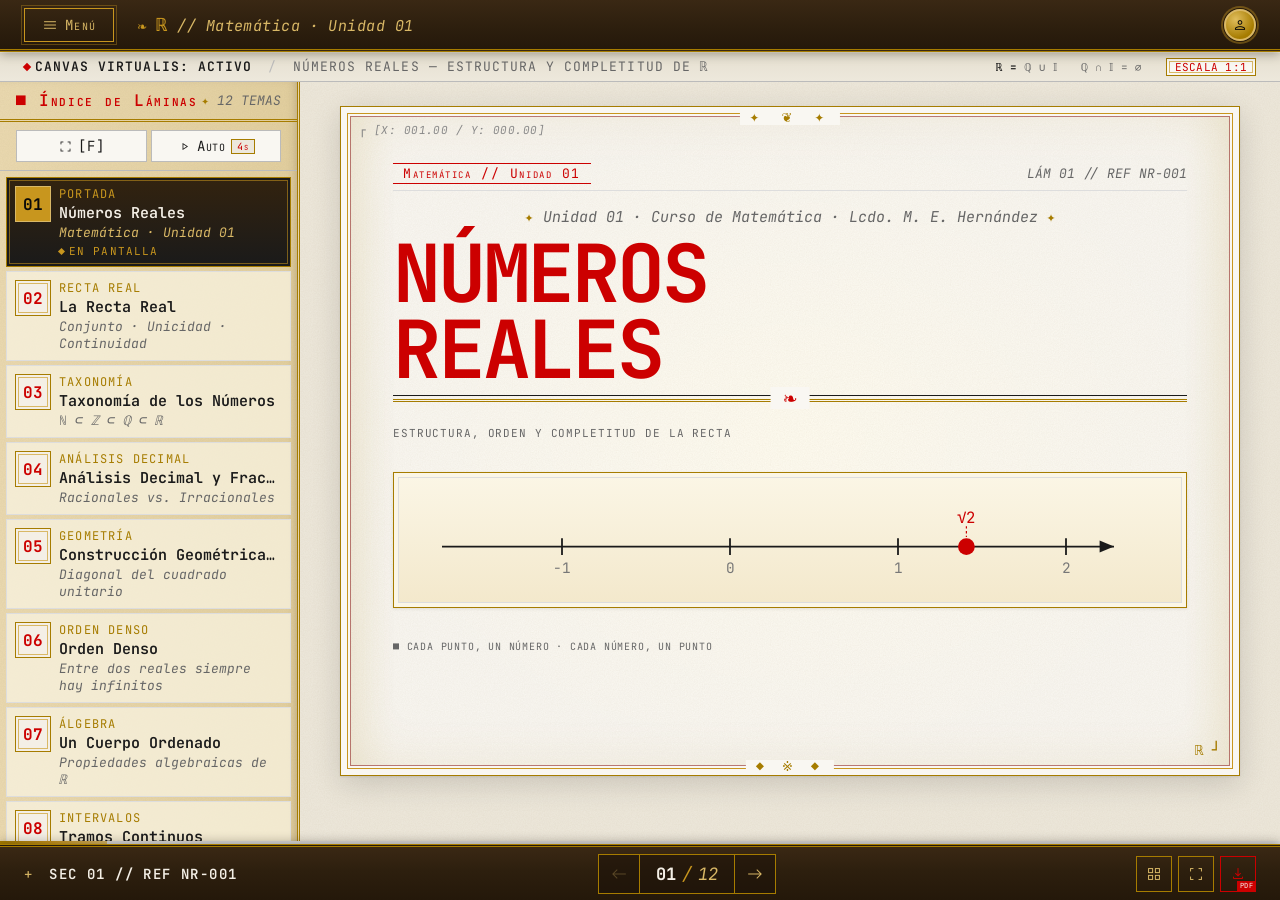
<file: index.html>
<!DOCTYPE html>
<html lang="es">
<head>
  <meta charset="UTF-8">
  <meta name="viewport" content="width=device-width, initial-scale=1.0">
  <title>Números Reales — Matemática Unidad 01</title>
  <link rel="preconnect" href="https://fonts.googleapis.com">
  <link rel="preconnect" href="https://fonts.gstatic.com" crossorigin>
  <link rel="stylesheet" href="baldor.css">
</head>
<body>

<!-- HEADER -->
<header>
  <div class="h-left">
    <button class="btn-menu" id="menu-toggle">
      <span class="mi">menu</span>
      <span>Menú</span>
    </button>
    <span class="h-label"><span class="hl">ℝ</span> // Matemática · Unidad 01</span>
  </div>
  <div class="h-right">
    <span class="h-label" id="axis-label" style="display:none">AXIS: X:000.00 Y:000.00</span>
    <div class="avatar"><span class="mi">person</span></div>
  </div>
</header>

<!-- TELEMETRY BAR -->
<div class="telemetry">
  <div class="t-left">
    <span style="display:flex;align-items:center;gap:5px">
      <span class="dot"></span>
      <span class="t-hl">CANVAS VIRTUALIS: ACTIVO</span>
    </span>
    <span style="color:var(--border)">/</span>
    <span>NÚMEROS REALES — ESTRUCTURA Y COMPLETITUD DE ℝ</span>
  </div>
  <div class="t-right">
    <span><span class="t-hl">ℝ =</span> ℚ ∪ 𝕀</span>
    <span>ℚ ∩ 𝕀 = ∅</span>
    <span class="t-chip">ESCALA 1:1</span>
  </div>
</div>

<!-- PROGRESS -->
<div class="progress-track">
  <div class="progress-fill" id="prog" style="width:8.33%"></div>
</div>

<!-- MAIN -->
<main>
  <!-- LEFT PANEL -->
  <div id="panel">
    <div class="p-head">
      <span class="p-title">■ Índice de Láminas</span>
      <span class="p-count">12 TEMAS</span>
    </div>
    <div class="p-controls">
      <button class="p-btn" id="btn-fs" title="Pantalla completa [F]">
        <span class="mi" style="font-size:15px">fullscreen</span><span>[F]</span>
      </button>
      <button class="p-btn" id="btn-auto">
        <span class="mi" style="font-size:15px" id="auto-icon">play_arrow</span>
        <span>Auto</span>
        <span class="badge" id="auto-badge">4s</span>
      </button>
    </div>
    <div id="slide-list"></div>
  </div>

  <!-- CANVAS -->
  <div id="canvas">
    <div id="slide-display">
      <div class="slide-canvas" id="sc"></div>
    </div>
  </div>
</main>

<!-- FOOTER -->
<footer>
  <div class="f-left">
    <span>+</span>
    <span style="color:var(--fg);font-weight:600" id="f-ref">SEC 01 // REF NR-001</span>
  </div>
  <div class="nav-wrap">
    <button class="nav-btn" id="btn-prev" title="Anterior [←]">
      <span class="mi">west</span>
    </button>
    <div class="counter">
      <span class="c-cur" id="c-cur">01</span>
      <span class="c-sep">/</span>
      <span class="c-tot">12</span>
    </div>
    <button class="nav-btn" id="btn-next" title="Siguiente [→]">
      <span class="mi">east</span>
    </button>
  </div>
  <div class="f-right">
    <button class="i-btn" title="Vista cuadrícula">
      <span class="mi">grid_view</span>
    </button>
    <button class="i-btn" id="btn-fs2">
      <span class="mi">fullscreen</span>
    </button>
    <button class="i-btn btn-pdf" id="btn-pdf" title="Descargar PDF">
      <span class="mi">download</span>
    </button>
  </div>
</footer>

<script>
/* =====================================================
   SLIDE DATA — Números Reales (12 láminas)
===================================================== */
const slides = [

/* 01 — PORTADA */
{id:'01',cat:'PORTADA',title:'Números Reales',sub:'Matemática · Unidad 01',
render(){return`
<div class="c-tl">┌ [X: 001.00 / Y: 000.00]</div><div class="c-br">ℝ ┘</div>
<div class="s-meta"><span class="s-tag">Matemática // Unidad 01</span><span class="s-ref">LÁM 01 // REF NR-001</span></div>
<p class="cover-eyebrow">Unidad 01 · Curso de Matemática · Lcdo. M. E. Hernández</p>
<h1 style="font-size:clamp(44px,7vw,80px);font-weight:700;letter-spacing:-.04em;line-height:.95;color:var(--crimson);text-transform:uppercase;margin-bottom:.5rem">Números<br>Reales</h1>
<div class="divider"></div>
<p style="font-family:var(--mono);font-size:11px;letter-spacing:.08em;text-transform:uppercase;color:var(--fg-muted);margin-bottom:2rem">Estructura, Orden y Completitud de la Recta</p>
<div class="svg-wrap">
  <svg viewBox="0 0 620 85" xmlns="http://www.w3.org/2000/svg" style="width:100%;display:block">
    <line x1="20" y1="48" x2="580" y2="48" stroke="#1A1A1A" stroke-width="1.5"/>
    <polygon points="580,48 568,43 568,53" fill="#1A1A1A"/>
    <line x1="120" y1="41" x2="120" y2="55" stroke="#1A1A1A" stroke-width="1.5"/>
    <text x="120" y="70" text-anchor="middle" fill="#777777" font-family="JetBrains Mono" font-size="12">-1</text>
    <line x1="260" y1="41" x2="260" y2="55" stroke="#1A1A1A" stroke-width="1.5"/>
    <text x="260" y="70" text-anchor="middle" fill="#777777" font-family="JetBrains Mono" font-size="12">0</text>
    <line x1="400" y1="41" x2="400" y2="55" stroke="#1A1A1A" stroke-width="1.5"/>
    <text x="400" y="70" text-anchor="middle" fill="#777777" font-family="JetBrains Mono" font-size="12">1</text>
    <line x1="540" y1="41" x2="540" y2="55" stroke="#1A1A1A" stroke-width="1.5"/>
    <text x="540" y="70" text-anchor="middle" fill="#777777" font-family="JetBrains Mono" font-size="12">2</text>
    <circle cx="457" cy="48" r="7" fill="#CC0000"/>
    <text x="457" y="28" text-anchor="middle" fill="#CC0000" font-family="JetBrains Mono" font-size="13">√2</text>
    <line x1="457" y1="31" x2="457" y2="40" stroke="#CC0000" stroke-width="1" stroke-dasharray="2 2"/>
  </svg>
</div>
<p style="font-family:var(--mono);font-size:10px;letter-spacing:.08em;text-transform:uppercase;color:var(--fg-muted);margin-top:2rem">■ Cada punto, un número · Cada número, un punto</p>
`}},

/* 02 — LA RECTA REAL */
{id:'02',cat:'RECTA REAL',title:'La Recta Real',sub:'Conjunto · Unicidad · Continuidad',
render(){return`
<div class="c-tl">┌ [X: 002.00 / Y: 000.00]</div><div class="c-br">ℝ ┘</div>
<div class="s-meta"><span class="s-tag">Lámina 02 // La Recta Real</span><span class="s-ref">LÁM 02 // REF NR-002</span></div>
<h1 class="sh1">La Recta Real</h1><div class="divider"></div>
<div class="svg-wrap">
  <svg viewBox="0 0 680 70" xmlns="http://www.w3.org/2000/svg" style="width:100%;display:block">
    <line x1="20" y1="35" x2="650" y2="35" stroke="#1A1A1A" stroke-width="1.5"/>
    <polygon points="650,35 638,30 638,40" fill="#1A1A1A"/>
    <circle cx="80" cy="35" r="6" fill="#1A1A1A"/><text x="80" y="56" text-anchor="middle" fill="#777777" font-size="11" font-family="JetBrains Mono">-3</text>
    <circle cx="210" cy="35" r="6" fill="#1A1A1A"/><text x="210" y="56" text-anchor="middle" fill="#777777" font-size="11" font-family="JetBrains Mono">-1/2</text>
    <circle cx="330" cy="35" r="6" fill="#1A1A1A"/><text x="330" y="56" text-anchor="middle" fill="#777777" font-size="11" font-family="JetBrains Mono">0</text>
    <circle cx="420" cy="35" r="7" fill="#CC0000"/><text x="420" y="56" text-anchor="middle" fill="#CC0000" font-size="11" font-family="JetBrains Mono">√2</text>
    <circle cx="478" cy="35" r="7" fill="#CC0000"/><text x="478" y="56" text-anchor="middle" fill="#CC0000" font-size="11" font-family="JetBrains Mono">π</text>
    <circle cx="560" cy="35" r="6" fill="#1A1A1A"/><text x="560" y="56" text-anchor="middle" fill="#777777" font-size="11" font-family="JetBrains Mono">4</text>
  </svg>
</div>
<div class="g3 mt-md">
  <div class="card"><div class="card-label">Conjunto ℝ</div><div class="card-title">Puntos de una recta</div><div class="card-body">El conjunto ℝ corresponde a todos los puntos de una recta geométrica orientada sin excepción.</div></div>
  <div class="card"><div class="card-label">Unicidad</div><div class="card-title">Biyección exacta</div><div class="card-body">Cada punto es un único número real <em>(y viceversa)</em>. No hay puntos vacíos ni números sin posición.</div></div>
  <div class="card"><div class="card-label">Continuidad</div><div class="card-title">Cero saltos, cero huecos</div><div class="card-body">La recta real no tiene interrupciones. Es un continuo perfecto sin espacios vacíos entre números.</div></div>
</div>
`}},

/* 03 — TAXONOMÍA */
{id:'03',cat:'TAXONOMÍA',title:'Taxonomía de los Números',sub:'ℕ ⊂ ℤ ⊂ ℚ ⊂ ℝ',
render(){return`
<div class="c-tl">┌ [X: 003.00 / Y: 000.00]</div><div class="c-br">ℝ ┘</div>
<div class="s-meta"><span class="s-tag">Lámina 03 // Taxonomía</span><span class="s-ref">LÁM 03 // REF NR-003</span></div>
<h1 class="sh1">Taxonomía de los Números</h1><div class="divider"></div>
<div class="g2" style="align-items:start">
  <div class="svg-wrap" style="margin:0">
    <svg viewBox="0 0 320 260" xmlns="http://www.w3.org/2000/svg" style="width:100%;display:block">
      <rect x="4" y="4" width="240" height="248" fill="none" stroke="#1A1A1A" stroke-width="1.2"/>
      <text x="14" y="26" fill="#1A1A1A" font-size="20" font-family="serif" font-style="italic">ℝ</text>
      <text x="200" y="90" fill="#CC0000" font-size="18" font-family="serif" font-style="italic">𝕀</text>
      <text x="197" y="112" fill="#CC0000" font-size="11" font-family="JetBrains Mono">√2</text>
      <text x="197" y="130" fill="#CC0000" font-size="11" font-family="JetBrains Mono">π</text>
      <text x="197" y="148" fill="#CC0000" font-size="11" font-family="JetBrains Mono">e</text>
      <rect x="18" y="38" width="158" height="204" fill="none" stroke="#2D2D2D" stroke-width="1" stroke-dasharray="4 3"/>
      <text x="28" y="58" fill="#2D2D2D" font-size="18" font-family="serif" font-style="italic">ℚ</text>
      <rect x="36" y="72" width="120" height="148" fill="none" stroke="#999999" stroke-width="1"/>
      <text x="46" y="92" fill="#999999" font-size="16" font-family="serif" font-style="italic">ℤ</text>
      <rect x="54" y="108" width="84" height="94" fill="none" stroke="#BBBBBB" stroke-width="1.5"/>
      <text x="68" y="130" fill="#777777" font-size="15" font-family="serif" font-style="italic">ℕ</text>
      <text x="62" y="152" fill="#BBBBBB" font-size="9" font-family="JetBrains Mono">1, 2, 3…</text>
    </svg>
  </div>
  <div>
    <table class="tbl">
      <thead><tr><th>Conjunto</th><th>Descripción</th></tr></thead>
      <tbody>
        <tr><td class="a">ℕ</td><td><strong>Naturales.</strong> Sirven para contar (1, 2, 3…).</td></tr>
        <tr><td class="a">ℤ</td><td><strong>Enteros.</strong> Añaden cero y negativos (…-1, 0, 1…).</td></tr>
        <tr><td class="a">ℚ</td><td><strong>Racionales.</strong> Se escriben como fracción (a/b, b ≠ 0).</td></tr>
        <tr><td class="a">𝕀</td><td><strong>Irracionales.</strong> Decimal infinito no periódico. No admiten fracción.</td></tr>
      </tbody>
    </table>
    <div class="math">ℚ ∪ 𝕀 = ℝ &nbsp;|&nbsp; ℚ ∩ 𝕀 = ∅</div>
    <div class="card mt-md"><div class="card-label">Relación de contenencia</div><div class="card-body">ℕ ⊂ ℤ ⊂ ℚ ⊂ ℝ &nbsp;·&nbsp; Los irracionales (𝕀) son el complemento de ℚ en ℝ.</div></div>
  </div>
</div>
`}},

/* 04 — ANÁLISIS DECIMAL */
{id:'04',cat:'ANÁLISIS DECIMAL',title:'Análisis Decimal y Fraccionario',sub:'Racionales vs. Irracionales',
render(){return`
<div class="c-tl">┌ [X: 004.00 / Y: 000.00]</div><div class="c-br">ℝ ┘</div>
<div class="s-meta"><span class="s-tag">Lámina 04 // Análisis Decimal</span><span class="s-ref">LÁM 04 // REF NR-004</span></div>
<h1 class="sh1">Análisis Decimal y Fraccionario</h1><div class="divider"></div>
<div class="g2">
  <div class="cc">
    <div class="cc-h">■ Racionales (ℚ)</div>
    <div class="cc-row">Se escriben como fracción exacta a/b (con a, b ∈ ℤ).</div>
    <div class="cc-row">Decimal Exacto <em>(termina)</em> o Periódico <em>(repite patrón)</em>.<div class="cc-ex">3/4 → 0.75 &nbsp;|&nbsp; 2/3 → 0.666…</div></div>
  </div>
  <div class="cc" style="border-left:2px solid var(--accent)">
    <div class="cc-h" style="color:var(--accent)">■ Irracionales (𝕀)</div>
    <div class="cc-row">No admiten fracción de enteros bajo ninguna circunstancia.</div>
    <div class="cc-row">Decimal Infinito y No Periódico <em>(puntos suspensivos reales)</em>.<div class="cc-ex">√2 = 1.41421356… &nbsp;|&nbsp; π = 3.14159265…</div></div>
  </div>
</div>
<div class="svg-wrap mt-md" style="padding:.75rem var(--sp-md)">
  <table class="tbl" style="margin:0">
    <thead><tr><th>Tipo</th><th>Fracción</th><th>Decimal</th><th>¿Periódico?</th></tr></thead>
    <tbody>
      <tr><td>Racional</td><td class="a">3/4</td><td class="m">0.75</td><td>No (exacto)</td></tr>
      <tr><td>Racional</td><td class="a">2/3</td><td class="m">0.666…</td><td>Sí (período: 6)</td></tr>
      <tr><td>Irracional</td><td class="m muted">—</td><td class="a">1.41421356…</td><td>No</td></tr>
      <tr><td>Irracional</td><td class="m muted">—</td><td class="a">3.14159265…</td><td>No</td></tr>
    </tbody>
  </table>
</div>
`}},

/* 05 — CONSTRUCCIÓN GEOMÉTRICA */
{id:'05',cat:'GEOMETRÍA',title:'Construcción Geométrica de √2',sub:'Diagonal del cuadrado unitario',
render(){return`
<div class="c-tl">┌ [X: 005.00 / Y: 000.00]</div><div class="c-br">ℝ ┘</div>
<div class="s-meta"><span class="s-tag">Lámina 05 // Geometría</span><span class="s-ref">LÁM 05 // REF NR-005</span></div>
<h1 class="sh1">Construcción Geométrica</h1><div class="divider"></div>
<div class="g2" style="align-items:center">
  <div class="svg-wrap" style="margin:0">
    <svg viewBox="0 0 320 270" xmlns="http://www.w3.org/2000/svg" style="width:100%;display:block">
      <rect x="40" y="40" width="130" height="130" fill="none" stroke="#1A1A1A" stroke-width="1.5"/>
      <line x1="40" y1="170" x2="170" y2="40" stroke="#CC0000" stroke-width="2.5"/>
      <text x="85" y="118" fill="#CC0000" font-size="15" font-family="serif" font-style="italic">√2</text>
      <path d="M 170 40 A 148 148 0 0 1 222 170" fill="none" stroke="#CC0000" stroke-width="1.5" stroke-dasharray="6 3"/>
      <line x1="20" y1="170" x2="300" y2="170" stroke="#1A1A1A" stroke-width="1.5"/>
      <polygon points="300,170 290,165 290,175" fill="#1A1A1A"/>
      <line x1="40" y1="163" x2="40" y2="177" stroke="#1A1A1A" stroke-width="1.5"/>
      <text x="40" y="192" text-anchor="middle" fill="#777777" font-size="11" font-family="JetBrains Mono">0</text>
      <line x1="170" y1="163" x2="170" y2="177" stroke="#1A1A1A" stroke-width="1.5"/>
      <text x="170" y="192" text-anchor="middle" fill="#777777" font-size="11" font-family="JetBrains Mono">1</text>
      <line x1="262" y1="163" x2="262" y2="177" stroke="#1A1A1A" stroke-width="1.5"/>
      <text x="262" y="192" text-anchor="middle" fill="#777777" font-size="11" font-family="JetBrains Mono">2</text>
      <circle cx="222" cy="170" r="7" fill="#CC0000"/>
      <text x="222" y="212" text-anchor="middle" fill="#CC0000" font-size="11" font-family="JetBrains Mono">√2</text>
      <text x="105" y="192" text-anchor="middle" fill="#999999" font-size="9" font-family="JetBrains Mono">1</text>
      <text x="27" y="110" fill="#999999" font-size="9" font-family="JetBrains Mono">1</text>
      <text x="105" y="245" text-anchor="middle" fill="#BBBBBB" font-size="9" font-family="JetBrains Mono">DIAGONAL DEL CUADRADO UNITARIO</text>
    </svg>
  </div>
  <div>
    <div class="math">1² + 1² = 2 → Diagonal = √2</div>
    <div class="card mt-md"><div class="card-label">Ecuación Pitagórica</div><div class="card-body" style="font-size:13px;line-height:1.65">La diagonal de un cuadrado unitario mide √2. No hace falta aproximar: la longitud es exacta. Su posición en la recta real es un punto preciso entre 1 y 2.</div></div>
    <div class="math mt-md">√2 ≈ 1.41421356237…</div>
    <div class="card mt-sm"><div class="card-label">Consecuencia histórica</div><div class="card-body" style="font-size:12px;line-height:1.6">√2 es irracional: su decimal es infinito y no periódico. Los pitagóricos lo consideraron una paradoja; hoy sabemos que vive en ℝ perfectamente.</div></div>
  </div>
</div>
`}},

/* 06 — ORDEN DENSO */
{id:'06',cat:'ORDEN DENSO',title:'Orden Denso',sub:'Entre dos reales siempre hay infinitos',
render(){return`
<div class="c-tl">┌ [X: 006.00 / Y: 000.00]</div><div class="c-br">ℝ ┘</div>
<div class="s-meta"><span class="s-tag">Lámina 06 // Orden Denso</span><span class="s-ref">LÁM 06 // REF NR-006</span></div>
<h1 class="sh1">Orden Denso</h1><div class="divider"></div>
<div class="g2" style="align-items:start">
  <div>
    <div class="card"><div class="card-label">Propiedad de Densidad</div><div class="card-body" style="font-size:14px;line-height:1.7">No existe un "siguiente" número real. Basta promediar dos números para encontrar otro que caiga estrictamente entre ellos.</div></div>
    <div class="math mt-md">Si a &lt; b, entonces:<br>a &lt; (a+b)/2 &lt; b</div>
    <div class="card mt-md"><div class="card-label">Consecuencia</div><div class="card-body" style="font-size:13px;line-height:1.65">Entre dos reales <em>siempre</em> hay infinitos reales. La recta no tiene "saltos" discretos.</div></div>
    <div class="math mt-md">∀ a, b ∈ ℝ con a &lt; b:<br>∃ c ∈ ℝ tal que a &lt; c &lt; b</div>
  </div>
  <div class="svg-wrap" style="margin:0">
    <svg viewBox="0 0 290 150" xmlns="http://www.w3.org/2000/svg" style="width:100%;display:block">
      <text x="140" y="22" fill="#777777" text-anchor="middle" font-size="11" font-family="JetBrains Mono">b − a</text>
      <line x1="20" y1="30" x2="260" y2="30" stroke="#999999" stroke-width="1"/>
      <line x1="20" y1="25" x2="20" y2="35" stroke="#999999" stroke-width="1.5"/>
      <line x1="260" y1="25" x2="260" y2="35" stroke="#999999" stroke-width="1.5"/>
      <line x1="20" y1="80" x2="260" y2="80" stroke="#1A1A1A" stroke-width="1.5"/>
      <circle cx="20" cy="80" r="6" fill="#1A1A1A"/>
      <text x="20" y="102" text-anchor="middle" fill="#777777" font-size="11" font-family="JetBrains Mono">a</text>
      <circle cx="140" cy="80" r="8" fill="#CC0000"/>
      <text x="140" y="102" text-anchor="middle" fill="#CC0000" font-size="10" font-family="JetBrains Mono">(a+b)/2</text>
      <circle cx="260" cy="80" r="6" fill="#1A1A1A"/>
      <text x="260" y="102" text-anchor="middle" fill="#777777" font-size="11" font-family="JetBrains Mono">b</text>
      <text x="145" y="135" text-anchor="middle" fill="#BBBBBB" font-size="9" font-family="JetBrains Mono">∞ puntos intermedios</text>
    </svg>
  </div>
</div>
`}},

/* 07 — CUERPO ORDENADO */
{id:'07',cat:'ÁLGEBRA',title:'Un Cuerpo Ordenado',sub:'Propiedades algebraicas de ℝ',
render(){return`
<div class="c-tl">┌ [X: 007.00 / Y: 000.00]</div><div class="c-br">ℝ ┘</div>
<div class="s-meta"><span class="s-tag">Lámina 07 // Álgebra de ℝ</span><span class="s-ref">LÁM 07 // REF NR-007</span></div>
<h1 class="sh1">Un Cuerpo Ordenado</h1><div class="divider"></div>
<table class="tbl">
  <thead><tr><th>Propiedad</th><th>Suma</th><th>Producto</th></tr></thead>
  <tbody>
    <tr><td><strong>Conmutativa</strong></td><td class="a">a + b = b + a</td><td class="a">a · b = b · a</td></tr>
    <tr><td><strong>Asociativa</strong></td><td class="a">(a+b)+c = a+(b+c)</td><td class="a">(a·b)·c = a·(b·c)</td></tr>
    <tr><td><strong>Distributiva</strong></td><td class="muted m">—</td><td class="a">a·(b+c) = ab + ac</td></tr>
    <tr><td><strong>Elemento Neutro</strong></td><td class="a">a + 0 = a</td><td class="a">a · 1 = a</td></tr>
    <tr><td><strong>Elemento Inverso</strong></td><td class="a">a + (−a) = 0</td><td class="a">a · a⁻¹ = 1 (si a ≠ 0)</td></tr>
  </tbody>
</table>
<div class="math mt-lg"><strong>Tricotomía:</strong> Para cualesquiera a y b, se cumple exactamente una:<br>a &lt; b &nbsp;&nbsp;ó&nbsp;&nbsp; a = b &nbsp;&nbsp;ó&nbsp;&nbsp; a &gt; b</div>
<div class="card mt-md"><div class="card-label">¿Qué es un cuerpo ordenado?</div><div class="card-body" style="font-size:13px;line-height:1.65">Un <strong>cuerpo</strong> es una estructura algebraica donde se puede sumar, restar, multiplicar y dividir (excepto por cero). ℝ es el único cuerpo ordenado y completo, salvo isomorfismo.</div></div>
`}},

/* 08 — INTERVALOS */
{id:'08',cat:'INTERVALOS',title:'Tramos Continuos',sub:'Tipos de intervalos en ℝ',
render(){return`
<div class="c-tl">┌ [X: 008.00 / Y: 000.00]</div><div class="c-br">ℝ ┘</div>
<div class="s-meta"><span class="s-tag">Lámina 08 // Intervalos</span><span class="s-ref">LÁM 08 // REF NR-008</span></div>
<h1 class="sh1">Tramos Continuos</h1><div class="divider"></div>
<table class="tbl">
  <thead><tr><th>Notación</th><th>Desigualdad</th><th>Diagrama</th><th>Nombre</th></tr></thead>
  <tbody>
    <tr>
      <td class="a" style="font-size:14px">(a, b)</td><td class="m">a &lt; x &lt; b</td>
      <td><svg viewBox="0 0 110 20" style="width:110px;display:block"><line x1="8" y1="10" x2="102" y2="10" stroke="#1A1A1A" stroke-width="1.5"/><circle cx="8" cy="10" r="4" fill="none" stroke="#1A1A1A" stroke-width="1.5"/><circle cx="102" cy="10" r="4" fill="none" stroke="#1A1A1A" stroke-width="1.5"/><text x="8" y="20" text-anchor="middle" fill="#999999" font-size="8" font-family="JetBrains Mono">a</text><text x="102" y="20" text-anchor="middle" fill="#999999" font-size="8" font-family="JetBrains Mono">b</text></svg></td>
      <td style="color:var(--fg)">Abierto</td>
    </tr>
    <tr>
      <td class="a" style="font-size:14px">[a, b]</td><td class="m">a ≤ x ≤ b</td>
      <td><svg viewBox="0 0 110 20" style="width:110px;display:block"><line x1="8" y1="10" x2="102" y2="10" stroke="#1A1A1A" stroke-width="1.5"/><circle cx="8" cy="10" r="4" fill="#CC0000" stroke="#CC0000"/><circle cx="102" cy="10" r="4" fill="#CC0000" stroke="#CC0000"/><text x="8" y="20" text-anchor="middle" fill="#999999" font-size="8" font-family="JetBrains Mono">a</text><text x="102" y="20" text-anchor="middle" fill="#999999" font-size="8" font-family="JetBrains Mono">b</text></svg></td>
      <td style="color:var(--fg)">Cerrado</td>
    </tr>
    <tr>
      <td class="a" style="font-size:14px">[a, b)</td><td class="m">a ≤ x &lt; b</td>
      <td><svg viewBox="0 0 110 20" style="width:110px;display:block"><line x1="8" y1="10" x2="102" y2="10" stroke="#1A1A1A" stroke-width="1.5"/><circle cx="8" cy="10" r="4" fill="#CC0000" stroke="#CC0000"/><circle cx="102" cy="10" r="4" fill="none" stroke="#1A1A1A" stroke-width="1.5"/><text x="8" y="20" text-anchor="middle" fill="#999999" font-size="8" font-family="JetBrains Mono">a</text><text x="102" y="20" text-anchor="middle" fill="#999999" font-size="8" font-family="JetBrains Mono">b</text></svg></td>
      <td style="color:var(--fg)">Semiabierto</td>
    </tr>
    <tr>
      <td class="a" style="font-size:14px">(a, +∞)</td><td class="m">x &gt; a</td>
      <td><svg viewBox="0 0 110 20" style="width:110px;display:block"><line x1="8" y1="10" x2="96" y2="10" stroke="#1A1A1A" stroke-width="1.5"/><polygon points="96,10 88,6 88,14" fill="#1A1A1A"/><circle cx="8" cy="10" r="4" fill="none" stroke="#1A1A1A" stroke-width="1.5"/><text x="8" y="20" text-anchor="middle" fill="#999999" font-size="8" font-family="JetBrains Mono">a</text></svg></td>
      <td style="color:var(--fg)">Infinito</td>
    </tr>
  </tbody>
</table>
<div class="math mt-lg">Los extremos infinitos siempre llevan paréntesis.<br>+∞ y −∞ no son números que se puedan alcanzar.</div>
`}},

/* 09 — VALOR ABSOLUTO */
{id:'09',cat:'VALOR ABSOLUTO',title:'El Valor Absoluto Mide Distancia',sub:'|x| = distancia al origen',
render(){return`
<div class="c-tl">┌ [X: 009.00 / Y: 000.00]</div><div class="c-br">ℝ ┘</div>
<div class="s-meta"><span class="s-tag">Lámina 09 // Valor Absoluto</span><span class="s-ref">LÁM 09 // REF NR-009</span></div>
<h1 class="sh1">El Valor Absoluto Mide Distancia</h1><div class="divider"></div>
<div class="g2" style="align-items:start">
  <div>
    <div class="math">|x| = x &nbsp;&nbsp;si x ≥ 0<br>|x| = −x &nbsp;si x &lt; 0</div>
    <div class="card mt-md"><div class="card-label">Ejemplos básicos</div><div class="card-body mono" style="font-size:13px;line-height:2.1">|-5| = 5<br>|7| = 7<br>|x − 3| = 2 → x = 1 ó x = 5</div></div>
    <div class="card mt-md"><div class="card-label">Distancia entre puntos</div><div class="card-body" style="font-size:12px;line-height:1.65">La distancia entre dos puntos a y b en ℝ es |b − a|. Es siempre no negativa.</div></div>
  </div>
  <div>
    <div class="svg-wrap" style="margin:0">
      <p class="mono muted" style="font-size:9px;text-transform:uppercase;letter-spacing:.08em;margin-bottom:.75rem">Ejemplo: |x − 3| ≤ 2 &nbsp;→&nbsp; x ∈ [1, 5]</p>
      <svg viewBox="0 0 290 85" xmlns="http://www.w3.org/2000/svg" style="width:100%;display:block">
        <text x="145" y="18" fill="#777777" text-anchor="middle" font-size="10" font-family="JetBrains Mono">Radio 2</text>
        <path d="M 55 25 L 55 30 L 235 30 L 235 25" fill="none" stroke="#999999" stroke-width="1"/>
        <line x1="10" y1="52" x2="275" y2="52" stroke="#1A1A1A" stroke-width="1.5"/>
        <polygon points="275,52 265,47 265,57" fill="#1A1A1A"/>
        <line x1="55" y1="52" x2="235" y2="52" stroke="#CC0000" stroke-width="3"/>
        <circle cx="55" cy="52" r="6" fill="#CC0000"/>
        <circle cx="145" cy="52" r="6" fill="#CC0000"/>
        <circle cx="235" cy="52" r="6" fill="#CC0000"/>
        <text x="55" y="72" text-anchor="middle" fill="#777777" font-size="11" font-family="JetBrains Mono">1</text>
        <text x="145" y="72" text-anchor="middle" fill="#777777" font-size="11" font-family="JetBrains Mono">3</text>
        <text x="235" y="72" text-anchor="middle" fill="#777777" font-size="11" font-family="JetBrains Mono">5</text>
      </svg>
    </div>
    <div class="math mt-md">|x − 3| ≤ 2 ⟺ 1 ≤ x ≤ 5<br>Solución: x ∈ [1, 5]</div>
  </div>
</div>
`}},

/* 10 — RADICALES */
{id:'10',cat:'RADICALES',title:'Radicales y Notación Científica',sub:'Propiedades · Escritura comprimida',
render(){return`
<div class="c-tl">┌ [X: 010.00 / Y: 000.00]</div><div class="c-br">ℝ ┘</div>
<div class="s-meta"><span class="s-tag">Lámina 10 // Radicales</span><span class="s-ref">LÁM 10 // REF NR-010</span></div>
<h1 class="sh1">Radicales y Notación Científica</h1><div class="divider"></div>
<div class="g2">
  <div>
    <p style="font-family:var(--mono);font-size:9px;letter-spacing:.08em;text-transform:uppercase;color:var(--accent);margin-bottom:.75rem">■ Propiedades</p>
    <div class="math">√(a · b) = √a · √b</div>
    <div class="math">√(a / b) = √a / √b</div>
    <div class="math">√(a²) = |a| &nbsp; (distancia)</div>
    <div class="card mt-md"><div class="card-label">Nota importante</div><div class="card-body" style="font-size:12px;line-height:1.65">√(a²) = |a|, no simplemente a. Para a negativo: √((-3)²) = √9 = 3 = |-3|. El resultado es siempre ≥ 0.</div></div>
  </div>
  <div>
    <p style="font-family:var(--mono);font-size:9px;letter-spacing:.08em;text-transform:uppercase;color:var(--accent);margin-bottom:.75rem">■ Escritura Científica: a × 10ⁿ</p>
    <div class="card"><div class="card-label">Formato</div><div class="card-body mono" style="font-size:12px;line-height:2.2">0.00042 = 4.2 × 10⁻⁴<br>5 600 000 = 5.6 × 10⁶</div></div>
    <div class="math mt-md">(2 × 10³)(3 × 10⁻⁵)<br>= 6 × 10⁻² = 0.06</div>
    <div class="card mt-sm"><div class="card-label">Regla clave</div><div class="card-body" style="font-size:12px">Comprime números muy grandes (10⁶⁺) o muy pequeños (10⁻⁶ o menos) para facilitar el cálculo.</div></div>
  </div>
</div>
`}},

/* 11 — COMPLETITUD */
{id:'11',cat:'COMPLETITUD',title:'Completitud de ℝ',sub:'ℝ no tiene agujeros; ℚ sí.',
render(){return`
<div class="c-tl">┌ [X: 011.00 / Y: 000.00]</div><div class="c-br">ℝ ┘</div>
<div class="s-meta"><span class="s-tag">Lámina 11 // Completitud</span><span class="s-ref">LÁM 11 // REF NR-011</span></div>
<h1 class="sh1">Completitud</h1><div class="divider"></div>
<div class="g2" style="align-items:start">
  <div>
    <div class="card"><div class="card-label">Axioma de Completitud</div><div class="card-body" style="font-size:14px;line-height:1.7">Todo conjunto no vacío y acotado superiormente tiene un supremo <strong>en ℝ</strong>.</div></div>
    <div class="math mt-md">ℝ no tiene agujeros.<br>ℚ sí tiene agujeros.</div>
    <div class="card mt-md"><div class="card-label">¿Por qué importa?</div><div class="card-body" style="font-size:13px;line-height:1.65">La completitud distingue a ℝ de ℚ: llena los huecos que dejan las fracciones. Sin ella, la recta tendría un agujero en cada número irracional.</div></div>
    <div class="math mt-md">A = {x ∈ ℚ : x² &lt; 2}<br>sup A = √2 &nbsp; (existe en ℝ, no en ℚ)</div>
  </div>
  <div class="svg-wrap" style="margin:0">
    <p class="mono muted" style="font-size:9px;text-transform:uppercase;letter-spacing:.08em;margin-bottom:1rem">A = {x ∈ ℚ : x² &lt; 2} → sup A = √2</p>
    <svg viewBox="0 0 290 115" xmlns="http://www.w3.org/2000/svg" style="width:100%;display:block">
      <rect x="10" y="28" width="145" height="38" fill="#CC0000" fill-opacity=".1"/>
      <circle cx="20" cy="47" r="3" fill="#777777"/>
      <circle cx="45" cy="47" r="3" fill="#777777"/>
      <circle cx="72" cy="47" r="3" fill="#777777"/>
      <circle cx="96" cy="47" r="3" fill="#777777"/>
      <circle cx="112" cy="47" r="3" fill="#777777"/>
      <circle cx="126" cy="47" r="3" fill="#777777"/>
      <circle cx="137" cy="47" r="3" fill="#777777"/>
      <circle cx="145" cy="47" r="3" fill="#777777"/>
      <circle cx="155" cy="47" r="6" fill="none" stroke="#CC0000" stroke-width="2"/>
      <text x="155" y="20" text-anchor="middle" fill="#CC0000" font-size="10" font-family="JetBrains Mono">√2 = sup A</text>
      <line x1="155" y1="24" x2="155" y2="40" stroke="#CC0000" stroke-width="1" stroke-dasharray="3 2"/>
      <text x="80" y="20" text-anchor="middle" fill="#777777" font-size="10" font-family="JetBrains Mono">A</text>
      <line x1="10" y1="78" x2="275" y2="78" stroke="#1A1A1A" stroke-width="1.5"/>
      <polygon points="275,78 265,73 265,83" fill="#1A1A1A"/>
      <line x1="10" y1="72" x2="10" y2="84" stroke="#1A1A1A" stroke-width="1"/><text x="10" y="98" text-anchor="middle" fill="#777777" font-size="10" font-family="JetBrains Mono">0</text>
      <line x1="80" y1="72" x2="80" y2="84" stroke="#1A1A1A" stroke-width="1"/><text x="80" y="98" text-anchor="middle" fill="#777777" font-size="10" font-family="JetBrains Mono">1</text>
      <line x1="155" y1="72" x2="155" y2="84" stroke="#1A1A1A" stroke-width="1"/><text x="155" y="98" text-anchor="middle" fill="#CC0000" font-size="10" font-family="JetBrains Mono">√2</text>
      <line x1="193" y1="72" x2="193" y2="84" stroke="#1A1A1A" stroke-width="1"/><text x="193" y="98" text-anchor="middle" fill="#777777" font-size="10" font-family="JetBrains Mono">2</text>
      <line x1="250" y1="72" x2="250" y2="84" stroke="#1A1A1A" stroke-width="1"/><text x="250" y="98" text-anchor="middle" fill="#777777" font-size="10" font-family="JetBrains Mono">3</text>
    </svg>
  </div>
</div>
`}},

/* 12 — SÍNTESIS */
{id:'12',cat:'SÍNTESIS',title:'Síntesis de la Unidad',sub:'5 conceptos fundamentales',
render(){return`
<div class="c-tl">┌ [X: 012.00 / Y: 000.00]</div><div class="c-br">ℝ ┘</div>
<div class="s-meta"><span class="s-tag">Lámina 12 // Síntesis Final</span><span class="s-ref">LÁM 12 // REF NR-012</span></div>
<h1 class="sh1">Síntesis de la Unidad</h1><div class="divider"></div>
<div class="syn-item"><span class="syn-n">01.</span><span class="syn-t"><strong>ℝ = ℚ ∪ 𝕀.</strong> La recta es un continuo sin huecos.</span></div>
<div class="syn-item"><span class="syn-n">02.</span><span class="syn-t"><strong>Racional:</strong> Expansión decimal exacta o periódica.</span></div>
<div class="syn-item"><span class="syn-n">03.</span><span class="syn-t"><strong>Irracional:</strong> Expansión decimal infinita y no periódica.</span></div>
<div class="syn-item"><span class="syn-n">04.</span><span class="syn-t"><strong>Orden denso:</strong> Entre dos reales siempre hay otro.</span></div>
<div class="syn-item"><span class="syn-n">05.</span><span class="syn-t"><strong>Intervalos y valor absoluto</strong> describen rangos y distancias con precisión matemática.</span></div>
<div class="final-box">
  <p>Cada punto de la recta es un número.<br>Y cada número, un punto.</p>
</div>
`}}

]; // end slides

/* =====================================================
   STATE
===================================================== */
let cur = 0, panelOpen = true, autoOn = false, autoTimer = null;

/* =====================================================
   DOM REFS
===================================================== */
const listEl    = document.getElementById('slide-list');
const contentEl = document.getElementById('sc');
const progEl    = document.getElementById('prog');
const curEl     = document.getElementById('c-cur');
const fRefEl    = document.getElementById('f-ref');
const btnPrev   = document.getElementById('btn-prev');
const btnNext   = document.getElementById('btn-next');
const menuBtn   = document.getElementById('menu-toggle');
const panelEl   = document.getElementById('panel');
const autoBtn   = document.getElementById('btn-auto');
const autoIcon  = document.getElementById('auto-icon');
const autoBadge = document.getElementById('auto-badge');

/* =====================================================
   RENDER LIST
===================================================== */
function renderList() {
  listEl.innerHTML = '';
  slides.forEach((s, i) => {
    const el = document.createElement('div');
    el.className = 's-item' + (i === cur ? ' on' : '');
    el.innerHTML = `
      <div class="s-num">${s.id}</div>
      <div class="s-info">
        <div class="s-cat">${s.cat}</div>
        <div class="s-t">${s.title}</div>
        <div class="s-sub">${s.sub}</div>
        <div class="s-active"><span class="s-dot"></span><span>EN PANTALLA</span></div>
      </div>`;
    el.addEventListener('click', () => go(i));
    listEl.appendChild(el);
  });
  listEl.children[cur]?.scrollIntoView({block:'nearest',behavior:'smooth'});
}

/* =====================================================
   RENDER SLIDE
===================================================== */
function renderSlide() {
  const s = slides[cur];
  contentEl.style.animation = 'none';
  void contentEl.offsetHeight;
  contentEl.style.animation = '';
  contentEl.innerHTML = s.render();
  curEl.textContent = s.id;
  progEl.style.width = ((cur+1)/slides.length*100) + '%';
  btnPrev.disabled = cur === 0;
  btnNext.disabled = cur === slides.length - 1;
  fRefEl.textContent = 'SEC 01 // REF NR-' + s.id.padStart(3,'0');
  renderList();
  document.getElementById('slide-display').scrollTop = 0;
}

/* =====================================================
   NAVIGATION
===================================================== */
function go(n) { if(n>=0 && n<slides.length){cur=n;renderSlide()} }
btnPrev.addEventListener('click', ()=>go(cur-1));
btnNext.addEventListener('click', ()=>go(cur+1));

/* =====================================================
   AUTOPLAY
===================================================== */
autoBtn.addEventListener('click', () => {
  autoOn = !autoOn;
  if(autoOn){
    autoIcon.textContent = 'pause';
    autoBadge.textContent = 'ON';
    autoBadge.style.background = 'var(--fg)';
    autoBadge.style.color = 'var(--bg)';
    autoTimer = setInterval(()=>go(cur < slides.length-1 ? cur+1 : 0), 4000);
    autoBtn.classList.add('on');
  } else {
    autoIcon.textContent = 'play_arrow';
    autoBadge.textContent = '4s';
    autoBadge.style.background = '';
    autoBadge.style.color = '';
    clearInterval(autoTimer);
    autoBtn.classList.remove('on');
  }
});

/* =====================================================
   MENU TOGGLE
===================================================== */
menuBtn.addEventListener('click', () => {
  panelOpen = !panelOpen;
  if(window.innerWidth <= 768) {
    panelEl.classList.toggle('m-open');
    panelEl.classList.remove('closed');
  } else {
    panelEl.classList.toggle('closed');
  }
});

/* =====================================================
   FULLSCREEN
===================================================== */
function toggleFS() {
  !document.fullscreenElement
    ? document.documentElement.requestFullscreen().catch(()=>{})
    : document.exitFullscreen();
}
document.getElementById('btn-fs').addEventListener('click', toggleFS);
document.getElementById('btn-fs2').addEventListener('click', toggleFS);

/* =====================================================
   KEYBOARD
===================================================== */
window.addEventListener('keydown', e => {
  switch(e.key){
    case 'ArrowRight': case 'ArrowDown': case ' ': e.preventDefault(); go(cur+1); break;
    case 'ArrowLeft':  case 'ArrowUp':              e.preventDefault(); go(cur-1); break;
    case 'f': case 'F': toggleFS(); break;
    case 'Home': go(0); break;
    case 'End':  go(slides.length-1); break;
  }
});

/* =====================================================
   INIT
===================================================== */
renderSlide();

/* =====================================================
   BOTÓN PDF — abre todas las láminas en una ventana
   e invoca el diálogo de impresión ("Guardar como PDF")
===================================================== */
document.getElementById('btn-pdf').addEventListener('click', () => {
  const printWin = window.open('', '_blank', 'width=900,height=700');
  if (!printWin) { alert('Permite las ventanas emergentes para descargar el PDF.'); return; }

  let allSlides = '';
  slides.forEach((slide, i) => {
    allSlides += `
      <div class="slide-page" style="page-break-after: always; padding: 2.5rem 3rem; min-height: 100vh; box-sizing: border-box; position: relative;">
        <div style="font-family:'JetBrains Mono',monospace; font-size:11px; color:#888; margin-bottom:1rem; letter-spacing:.08em;">
          Matemática · Unidad 01 &nbsp;|&nbsp; Lámina ${String(i+1).padStart(2,'0')} de ${slides.length}
        </div>
        ${slide.render()}
      </div>`;
  });

  const cssHref = window.location.href.split(/[?#]/)[0].replace(/[^/]*$/, '') + 'baldor.css';

  printWin.document.write(`<!DOCTYPE html>
<html lang="es">
<head>
  <meta charset="UTF-8">
  <title>Números Reales — Álgebra de Baldor</title>
  <link rel="stylesheet" href="${cssHref}">
  <style>
    @import url('https://fonts.googleapis.com/css2?family=JetBrains+Mono:wght@400;500;600&display=swap');
    @import url('https://fonts.googleapis.com/css2?family=Material+Symbols+Outlined:opsz,wght,FILL,GRAD@20..48,100..700,0..1,-50..200');
    * { box-sizing: border-box; margin: 0; padding: 0; }
    html, body { height: auto; overflow: visible; user-select: text; }
    body {
      background: #EDE8DC;
      font-family: 'JetBrains Mono', 'Courier New', monospace;
      color: #1A1A1A;
      -webkit-print-color-adjust: exact;
      print-color-adjust: exact;
    }
    .slide-page { background: #F9F7F2; border: 1px solid #BBBBBB; }
    h1.sh1 { color: #CC0000; font-size: 32px; }
    .cover-title { color: #CC0000; font-size: 60px; font-variant: small-caps; }
    .s-tag { color: #CC0000; border-top: 1px solid #CC0000; border-bottom: 1px solid #CC0000; padding: 1px 10px; font-size: 11px; }
    .s-ref { font-size: 11px; color: #888; }
    .s-meta { display: flex; justify-content: space-between; margin-bottom: 1rem; }
    .divider { border-top: 2px solid #1A1A1A; border-bottom: 1px solid #BBBBBB; margin: .75rem 0 1.25rem; height: 5px; }
    .math { background: #F0EBE0; border-left: 4px solid #BBBBBB; padding: .75rem 1rem .75rem 2rem; margin: .75rem 0; font-size: 13px; color: #990000; line-height: 1.8; }
    .g2 { display: grid; grid-template-columns: 1fr 1fr; gap: 1.5rem; }
    .g3 { display: grid; grid-template-columns: 1fr 1fr 1fr; gap: 1rem; }
    .card { background: #F0EBE0; border: 1px solid #DDDDDD; border-top: 2px solid #BBBBBB; padding: 1rem; margin-top: .75rem; }
    .card-label { font-size: 11px; letter-spacing: .1em; color: #CC0000; margin-bottom: 4px; }
    .card-title { font-size: 15px; font-weight: 600; color: #CC0000; margin-bottom: 4px; }
    .card-body { font-size: 13px; color: #2D2D2D; line-height: 1.6; }
    .tbl { width: 100%; border-collapse: collapse; font-size: 13px; margin: .75rem 0; }
    .tbl th { font-size: 11px; letter-spacing: .08em; color: #1A1A1A; border-bottom: 2px solid #1A1A1A; padding: .5rem .75rem; background: #E8E2D4; text-align: left; }
    .tbl td { padding: .4rem .75rem; border-bottom: 1px solid #DDDDDD; color: #1A1A1A; }
    .tbl .a { color: #CC0000; font-size: 12px; }
    .tbl .m { font-size: 12px; }
    .cc { background: #F0EBE0; border: 1px solid #DDDDDD; padding: 1.25rem; }
    .cc-h { font-size: 13px; font-weight: 600; color: #CC0000; padding-bottom: .5rem; border-bottom: 2px solid #BBBBBB; margin-bottom: .75rem; }
    .cc-row { padding: .4rem 0; border-bottom: 1px dotted #DDDDDD; font-size: 13px; color: #1A1A1A; line-height: 1.5; }
    .cc-ex { font-size: 11px; color: #990000; margin-top: 3px; }
    .svg-wrap { background: #F0EBE0; border: 1px solid #DDDDDD; padding: .75rem 1rem; margin: .75rem 0; }
    .syn-item { display: flex; gap: 1rem; padding: .6rem .75rem; border-bottom: 1px solid #DDDDDD; border-left: 2px solid #BBBBBB; margin-bottom: 4px; }
    .syn-n { font-size: 18px; font-weight: 700; color: #CC0000; width: 32px; }
    .syn-t { font-size: 13px; color: #1A1A1A; line-height: 1.5; }
    .final-box { margin-top: 2rem; padding: 1.5rem; border: 2px solid #BBBBBB; text-align: center; }
    .final-box p { font-size: 22px; font-weight: 700; color: #CC0000; }
    .cover-eyebrow { font-size: 12px; color: #888; text-align: center; margin: .75rem 0 .5rem; }
    .cover-sub { font-size: 14px; color: #CC0000; text-align: center; margin-bottom: 1.5rem; }
    .cover-tag { font-size: 12px; color: #888; text-align: center; margin-top: 1.5rem; }
    .body-text { font-size: 14px; line-height: 1.65; color: #2D2D2D; }
    .body-text-p { font-size: 15px; color: #1A1A1A; line-height: 1.6; }
    .section-label { font-size: 13px; font-weight: 600; color: #CC0000; margin-bottom: .5rem; border-bottom: 1px solid #DDDDDD; padding-bottom: .2rem; }
    .mt-sm{margin-top:.5rem}.mt-md{margin-top:1rem}.mt-lg{margin-top:1.5rem}.mt-xl{margin-top:2.5rem}
    .accent{color:#CC0000}.muted{color:#666}.mono{font-family:'JetBrains Mono',monospace}
    em{font-style:italic;color:#2D2D2D}
    strong{font-weight:600;color:#0A0A0A}
    .c-tl,.c-tr,.c-bl,.c-br{display:none}
    .s-active{display:none}
    @media print {
      .slide-page { page-break-after: always; border: none; }
      body { background: white; }
    }
  </style>
</head>
<body>
${allSlides}
<script>window.onload = function(){ window.print(); }<\/script>
</body>
</html>`);
  printWin.document.close();
});
</script>
<script type="module" src="https://static.cloudflareinsights.com/beacon.min.js/vce701823e78c4301a35b7e07294d87301792088814092" integrity="sha512-UKNk8GbxkABxKcXYuLkO16EleLGUkcvJWtpSNmExE0Too3ZaFAxTscNWEc1OdAv5/BikHawapSCaiD2XCmp+Bw==" data-cf-beacon='{"version":"2024.11.0","token":"f0f03d0605bf45f1a3b17cf7d5e6861f","spa":2}' crossorigin="anonymous"></script>
</body>
</html>
</file>
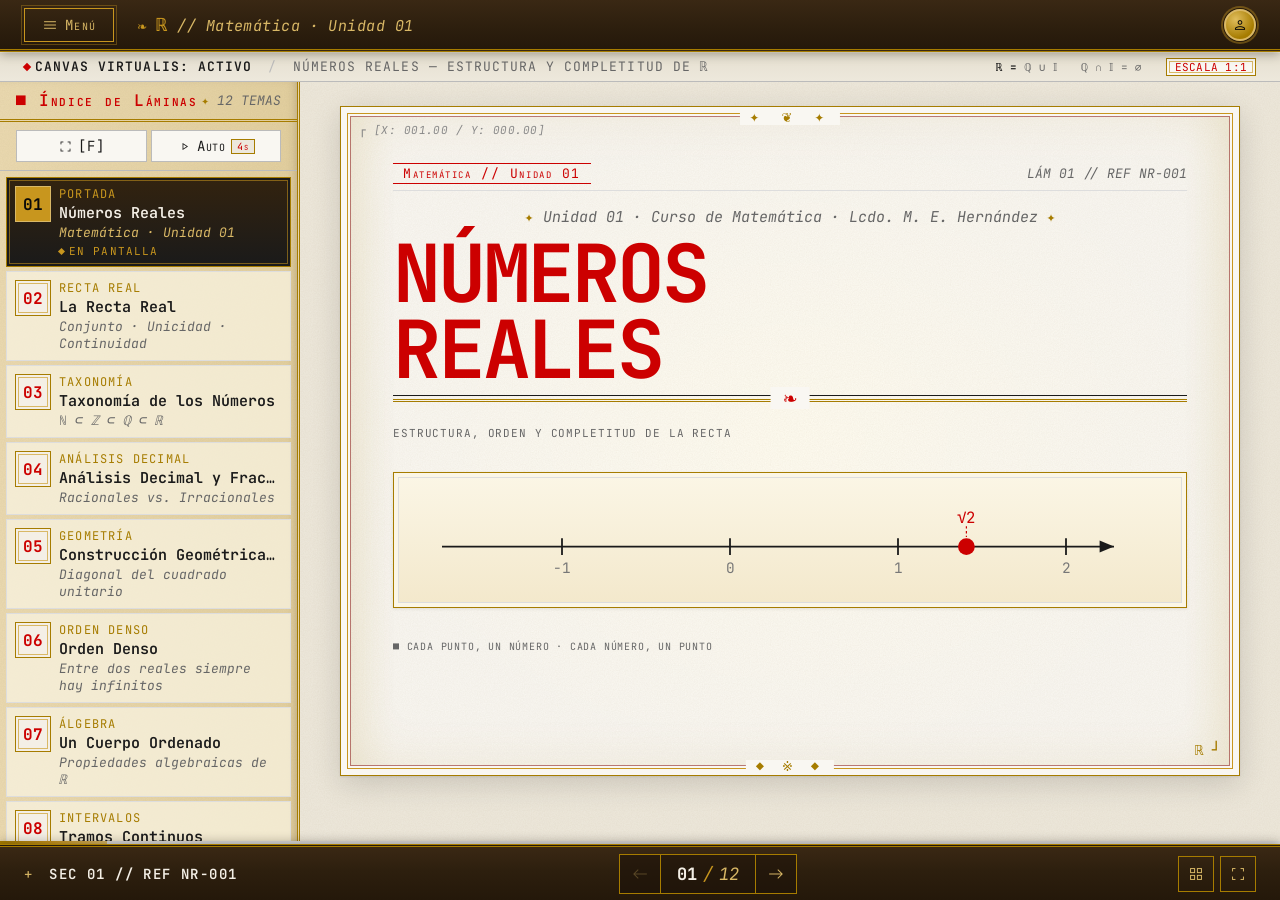
<file: index (1).html>
<!DOCTYPE html>
<html lang="es">
<head>
  <meta charset="UTF-8">
  <meta name="viewport" content="width=device-width, initial-scale=1.0">
  <title>Números Reales — Matemática Unidad 01</title>
  <link rel="preconnect" href="https://fonts.googleapis.com">
  <link rel="preconnect" href="https://fonts.gstatic.com" crossorigin>
  <link rel="stylesheet" href="baldor.css">
</head>
<body>

<!-- HEADER -->
<header>
  <div class="h-left">
    <button class="btn-menu" id="menu-toggle">
      <span class="mi">menu</span>
      <span>Menú</span>
    </button>
    <span class="h-label"><span class="hl">ℝ</span> // Matemática · Unidad 01</span>
  </div>
  <div class="h-right">
    <span class="h-label" id="axis-label" style="display:none">AXIS: X:000.00 Y:000.00</span>
    <div class="avatar"><span class="mi">person</span></div>
  </div>
</header>

<!-- TELEMETRY BAR -->
<div class="telemetry">
  <div class="t-left">
    <span style="display:flex;align-items:center;gap:5px">
      <span class="dot"></span>
      <span class="t-hl">CANVAS VIRTUALIS: ACTIVO</span>
    </span>
    <span style="color:var(--border)">/</span>
    <span>NÚMEROS REALES — ESTRUCTURA Y COMPLETITUD DE ℝ</span>
  </div>
  <div class="t-right">
    <span><span class="t-hl">ℝ =</span> ℚ ∪ 𝕀</span>
    <span>ℚ ∩ 𝕀 = ∅</span>
    <span class="t-chip">ESCALA 1:1</span>
  </div>
</div>

<!-- PROGRESS -->
<div class="progress-track">
  <div class="progress-fill" id="prog" style="width:8.33%"></div>
</div>

<!-- MAIN -->
<main>
  <!-- LEFT PANEL -->
  <div id="panel">
    <div class="p-head">
      <span class="p-title">■ Índice de Láminas</span>
      <span class="p-count">12 TEMAS</span>
    </div>
    <div class="p-controls">
      <button class="p-btn" id="btn-fs" title="Pantalla completa [F]">
        <span class="mi" style="font-size:15px">fullscreen</span><span>[F]</span>
      </button>
      <button class="p-btn" id="btn-auto">
        <span class="mi" style="font-size:15px" id="auto-icon">play_arrow</span>
        <span>Auto</span>
        <span class="badge" id="auto-badge">4s</span>
      </button>
    </div>
    <div id="slide-list"></div>
  </div>

  <!-- CANVAS -->
  <div id="canvas">
    <div id="slide-display">
      <div class="slide-canvas" id="sc"></div>
    </div>
  </div>
</main>

<!-- FOOTER -->
<footer>
  <div class="f-left">
    <span>+</span>
    <span style="color:var(--fg);font-weight:600" id="f-ref">SEC 01 // REF NR-001</span>
  </div>
  <div class="nav-wrap">
    <button class="nav-btn" id="btn-prev" title="Anterior [←]">
      <span class="mi">west</span>
    </button>
    <div class="counter">
      <span class="c-cur" id="c-cur">01</span>
      <span class="c-sep">/</span>
      <span class="c-tot">12</span>
    </div>
    <button class="nav-btn" id="btn-next" title="Siguiente [→]">
      <span class="mi">east</span>
    </button>
  </div>
  <div class="f-right">
    <button class="i-btn" title="Vista cuadrícula">
      <span class="mi">grid_view</span>
    </button>
    <button class="i-btn" id="btn-fs2">
      <span class="mi">fullscreen</span>
    </button>
  </div>
</footer>

<script>
/* =====================================================
   SLIDE DATA — Números Reales (12 láminas)
===================================================== */
const slides = [

/* 01 — PORTADA */
{id:'01',cat:'PORTADA',title:'Números Reales',sub:'Matemática · Unidad 01',
render(){return`
<div class="c-tl">┌ [X: 001.00 / Y: 000.00]</div><div class="c-br">ℝ ┘</div>
<div class="s-meta"><span class="s-tag">Matemática // Unidad 01</span><span class="s-ref">LÁM 01 // REF NR-001</span></div>
<p class="cover-eyebrow">Unidad 01 · Curso de Matemática · Lcdo. M. E. Hernández</p>
<h1 style="font-size:clamp(44px,7vw,80px);font-weight:700;letter-spacing:-.04em;line-height:.95;color:var(--crimson);text-transform:uppercase;margin-bottom:.5rem">Números<br>Reales</h1>
<div class="divider"></div>
<p style="font-family:var(--mono);font-size:11px;letter-spacing:.08em;text-transform:uppercase;color:var(--fg-muted);margin-bottom:2rem">Estructura, Orden y Completitud de la Recta</p>
<div class="svg-wrap">
  <svg viewBox="0 0 620 85" xmlns="http://www.w3.org/2000/svg" style="width:100%;display:block">
    <line x1="20" y1="48" x2="580" y2="48" stroke="#1A1A1A" stroke-width="1.5"/>
    <polygon points="580,48 568,43 568,53" fill="#1A1A1A"/>
    <line x1="120" y1="41" x2="120" y2="55" stroke="#1A1A1A" stroke-width="1.5"/>
    <text x="120" y="70" text-anchor="middle" fill="#777777" font-family="JetBrains Mono" font-size="12">-1</text>
    <line x1="260" y1="41" x2="260" y2="55" stroke="#1A1A1A" stroke-width="1.5"/>
    <text x="260" y="70" text-anchor="middle" fill="#777777" font-family="JetBrains Mono" font-size="12">0</text>
    <line x1="400" y1="41" x2="400" y2="55" stroke="#1A1A1A" stroke-width="1.5"/>
    <text x="400" y="70" text-anchor="middle" fill="#777777" font-family="JetBrains Mono" font-size="12">1</text>
    <line x1="540" y1="41" x2="540" y2="55" stroke="#1A1A1A" stroke-width="1.5"/>
    <text x="540" y="70" text-anchor="middle" fill="#777777" font-family="JetBrains Mono" font-size="12">2</text>
    <circle cx="457" cy="48" r="7" fill="#CC0000"/>
    <text x="457" y="28" text-anchor="middle" fill="#CC0000" font-family="JetBrains Mono" font-size="13">√2</text>
    <line x1="457" y1="31" x2="457" y2="40" stroke="#CC0000" stroke-width="1" stroke-dasharray="2 2"/>
  </svg>
</div>
<p style="font-family:var(--mono);font-size:10px;letter-spacing:.08em;text-transform:uppercase;color:var(--fg-muted);margin-top:2rem">■ Cada punto, un número · Cada número, un punto</p>
`}},

/* 02 — LA RECTA REAL */
{id:'02',cat:'RECTA REAL',title:'La Recta Real',sub:'Conjunto · Unicidad · Continuidad',
render(){return`
<div class="c-tl">┌ [X: 002.00 / Y: 000.00]</div><div class="c-br">ℝ ┘</div>
<div class="s-meta"><span class="s-tag">Lámina 02 // La Recta Real</span><span class="s-ref">LÁM 02 // REF NR-002</span></div>
<h1 class="sh1">La Recta Real</h1><div class="divider"></div>
<div class="svg-wrap">
  <svg viewBox="0 0 680 70" xmlns="http://www.w3.org/2000/svg" style="width:100%;display:block">
    <line x1="20" y1="35" x2="650" y2="35" stroke="#1A1A1A" stroke-width="1.5"/>
    <polygon points="650,35 638,30 638,40" fill="#1A1A1A"/>
    <circle cx="80" cy="35" r="6" fill="#1A1A1A"/><text x="80" y="56" text-anchor="middle" fill="#777777" font-size="11" font-family="JetBrains Mono">-3</text>
    <circle cx="210" cy="35" r="6" fill="#1A1A1A"/><text x="210" y="56" text-anchor="middle" fill="#777777" font-size="11" font-family="JetBrains Mono">-1/2</text>
    <circle cx="330" cy="35" r="6" fill="#1A1A1A"/><text x="330" y="56" text-anchor="middle" fill="#777777" font-size="11" font-family="JetBrains Mono">0</text>
    <circle cx="420" cy="35" r="7" fill="#CC0000"/><text x="420" y="56" text-anchor="middle" fill="#CC0000" font-size="11" font-family="JetBrains Mono">√2</text>
    <circle cx="478" cy="35" r="7" fill="#CC0000"/><text x="478" y="56" text-anchor="middle" fill="#CC0000" font-size="11" font-family="JetBrains Mono">π</text>
    <circle cx="560" cy="35" r="6" fill="#1A1A1A"/><text x="560" y="56" text-anchor="middle" fill="#777777" font-size="11" font-family="JetBrains Mono">4</text>
  </svg>
</div>
<div class="g3 mt-md">
  <div class="card"><div class="card-label">Conjunto ℝ</div><div class="card-title">Puntos de una recta</div><div class="card-body">El conjunto ℝ corresponde a todos los puntos de una recta geométrica orientada sin excepción.</div></div>
  <div class="card"><div class="card-label">Unicidad</div><div class="card-title">Biyección exacta</div><div class="card-body">Cada punto es un único número real <em>(y viceversa)</em>. No hay puntos vacíos ni números sin posición.</div></div>
  <div class="card"><div class="card-label">Continuidad</div><div class="card-title">Cero saltos, cero huecos</div><div class="card-body">La recta real no tiene interrupciones. Es un continuo perfecto sin espacios vacíos entre números.</div></div>
</div>
`}},

/* 03 — TAXONOMÍA */
{id:'03',cat:'TAXONOMÍA',title:'Taxonomía de los Números',sub:'ℕ ⊂ ℤ ⊂ ℚ ⊂ ℝ',
render(){return`
<div class="c-tl">┌ [X: 003.00 / Y: 000.00]</div><div class="c-br">ℝ ┘</div>
<div class="s-meta"><span class="s-tag">Lámina 03 // Taxonomía</span><span class="s-ref">LÁM 03 // REF NR-003</span></div>
<h1 class="sh1">Taxonomía de los Números</h1><div class="divider"></div>
<div class="g2" style="align-items:start">
  <div class="svg-wrap" style="margin:0">
    <svg viewBox="0 0 320 260" xmlns="http://www.w3.org/2000/svg" style="width:100%;display:block">
      <rect x="4" y="4" width="240" height="248" fill="none" stroke="#1A1A1A" stroke-width="1.2"/>
      <text x="14" y="26" fill="#1A1A1A" font-size="20" font-family="serif" font-style="italic">ℝ</text>
      <text x="200" y="90" fill="#CC0000" font-size="18" font-family="serif" font-style="italic">𝕀</text>
      <text x="197" y="112" fill="#CC0000" font-size="11" font-family="JetBrains Mono">√2</text>
      <text x="197" y="130" fill="#CC0000" font-size="11" font-family="JetBrains Mono">π</text>
      <text x="197" y="148" fill="#CC0000" font-size="11" font-family="JetBrains Mono">e</text>
      <rect x="18" y="38" width="158" height="204" fill="none" stroke="#2D2D2D" stroke-width="1" stroke-dasharray="4 3"/>
      <text x="28" y="58" fill="#2D2D2D" font-size="18" font-family="serif" font-style="italic">ℚ</text>
      <rect x="36" y="72" width="120" height="148" fill="none" stroke="#999999" stroke-width="1"/>
      <text x="46" y="92" fill="#999999" font-size="16" font-family="serif" font-style="italic">ℤ</text>
      <rect x="54" y="108" width="84" height="94" fill="none" stroke="#BBBBBB" stroke-width="1.5"/>
      <text x="68" y="130" fill="#777777" font-size="15" font-family="serif" font-style="italic">ℕ</text>
      <text x="62" y="152" fill="#BBBBBB" font-size="9" font-family="JetBrains Mono">1, 2, 3…</text>
    </svg>
  </div>
  <div>
    <table class="tbl">
      <thead><tr><th>Conjunto</th><th>Descripción</th></tr></thead>
      <tbody>
        <tr><td class="a">ℕ</td><td><strong>Naturales.</strong> Sirven para contar (1, 2, 3…).</td></tr>
        <tr><td class="a">ℤ</td><td><strong>Enteros.</strong> Añaden cero y negativos (…-1, 0, 1…).</td></tr>
        <tr><td class="a">ℚ</td><td><strong>Racionales.</strong> Se escriben como fracción (a/b, b ≠ 0).</td></tr>
        <tr><td class="a">𝕀</td><td><strong>Irracionales.</strong> Decimal infinito no periódico. No admiten fracción.</td></tr>
      </tbody>
    </table>
    <div class="math">ℚ ∪ 𝕀 = ℝ &nbsp;|&nbsp; ℚ ∩ 𝕀 = ∅</div>
    <div class="card mt-md"><div class="card-label">Relación de contenencia</div><div class="card-body">ℕ ⊂ ℤ ⊂ ℚ ⊂ ℝ &nbsp;·&nbsp; Los irracionales (𝕀) son el complemento de ℚ en ℝ.</div></div>
  </div>
</div>
`}},

/* 04 — ANÁLISIS DECIMAL */
{id:'04',cat:'ANÁLISIS DECIMAL',title:'Análisis Decimal y Fraccionario',sub:'Racionales vs. Irracionales',
render(){return`
<div class="c-tl">┌ [X: 004.00 / Y: 000.00]</div><div class="c-br">ℝ ┘</div>
<div class="s-meta"><span class="s-tag">Lámina 04 // Análisis Decimal</span><span class="s-ref">LÁM 04 // REF NR-004</span></div>
<h1 class="sh1">Análisis Decimal y Fraccionario</h1><div class="divider"></div>
<div class="g2">
  <div class="cc">
    <div class="cc-h">■ Racionales (ℚ)</div>
    <div class="cc-row">Se escriben como fracción exacta a/b (con a, b ∈ ℤ).</div>
    <div class="cc-row">Decimal Exacto <em>(termina)</em> o Periódico <em>(repite patrón)</em>.<div class="cc-ex">3/4 → 0.75 &nbsp;|&nbsp; 2/3 → 0.666…</div></div>
  </div>
  <div class="cc" style="border-left:2px solid var(--accent)">
    <div class="cc-h" style="color:var(--accent)">■ Irracionales (𝕀)</div>
    <div class="cc-row">No admiten fracción de enteros bajo ninguna circunstancia.</div>
    <div class="cc-row">Decimal Infinito y No Periódico <em>(puntos suspensivos reales)</em>.<div class="cc-ex">√2 = 1.41421356… &nbsp;|&nbsp; π = 3.14159265…</div></div>
  </div>
</div>
<div class="svg-wrap mt-md" style="padding:.75rem var(--sp-md)">
  <table class="tbl" style="margin:0">
    <thead><tr><th>Tipo</th><th>Fracción</th><th>Decimal</th><th>¿Periódico?</th></tr></thead>
    <tbody>
      <tr><td>Racional</td><td class="a">3/4</td><td class="m">0.75</td><td>No (exacto)</td></tr>
      <tr><td>Racional</td><td class="a">2/3</td><td class="m">0.666…</td><td>Sí (período: 6)</td></tr>
      <tr><td>Irracional</td><td class="m muted">—</td><td class="a">1.41421356…</td><td>No</td></tr>
      <tr><td>Irracional</td><td class="m muted">—</td><td class="a">3.14159265…</td><td>No</td></tr>
    </tbody>
  </table>
</div>
`}},

/* 05 — CONSTRUCCIÓN GEOMÉTRICA */
{id:'05',cat:'GEOMETRÍA',title:'Construcción Geométrica de √2',sub:'Diagonal del cuadrado unitario',
render(){return`
<div class="c-tl">┌ [X: 005.00 / Y: 000.00]</div><div class="c-br">ℝ ┘</div>
<div class="s-meta"><span class="s-tag">Lámina 05 // Geometría</span><span class="s-ref">LÁM 05 // REF NR-005</span></div>
<h1 class="sh1">Construcción Geométrica</h1><div class="divider"></div>
<div class="g2" style="align-items:center">
  <div class="svg-wrap" style="margin:0">
    <svg viewBox="0 0 320 270" xmlns="http://www.w3.org/2000/svg" style="width:100%;display:block">
      <rect x="40" y="40" width="130" height="130" fill="none" stroke="#1A1A1A" stroke-width="1.5"/>
      <line x1="40" y1="170" x2="170" y2="40" stroke="#CC0000" stroke-width="2.5"/>
      <text x="85" y="118" fill="#CC0000" font-size="15" font-family="serif" font-style="italic">√2</text>
      <path d="M 170 40 A 148 148 0 0 1 222 170" fill="none" stroke="#CC0000" stroke-width="1.5" stroke-dasharray="6 3"/>
      <line x1="20" y1="170" x2="300" y2="170" stroke="#1A1A1A" stroke-width="1.5"/>
      <polygon points="300,170 290,165 290,175" fill="#1A1A1A"/>
      <line x1="40" y1="163" x2="40" y2="177" stroke="#1A1A1A" stroke-width="1.5"/>
      <text x="40" y="192" text-anchor="middle" fill="#777777" font-size="11" font-family="JetBrains Mono">0</text>
      <line x1="170" y1="163" x2="170" y2="177" stroke="#1A1A1A" stroke-width="1.5"/>
      <text x="170" y="192" text-anchor="middle" fill="#777777" font-size="11" font-family="JetBrains Mono">1</text>
      <line x1="262" y1="163" x2="262" y2="177" stroke="#1A1A1A" stroke-width="1.5"/>
      <text x="262" y="192" text-anchor="middle" fill="#777777" font-size="11" font-family="JetBrains Mono">2</text>
      <circle cx="222" cy="170" r="7" fill="#CC0000"/>
      <text x="222" y="212" text-anchor="middle" fill="#CC0000" font-size="11" font-family="JetBrains Mono">√2</text>
      <text x="105" y="192" text-anchor="middle" fill="#999999" font-size="9" font-family="JetBrains Mono">1</text>
      <text x="27" y="110" fill="#999999" font-size="9" font-family="JetBrains Mono">1</text>
      <text x="105" y="245" text-anchor="middle" fill="#BBBBBB" font-size="9" font-family="JetBrains Mono">DIAGONAL DEL CUADRADO UNITARIO</text>
    </svg>
  </div>
  <div>
    <div class="math">1² + 1² = 2 → Diagonal = √2</div>
    <div class="card mt-md"><div class="card-label">Ecuación Pitagórica</div><div class="card-body" style="font-size:13px;line-height:1.65">La diagonal de un cuadrado unitario mide √2. No hace falta aproximar: la longitud es exacta. Su posición en la recta real es un punto preciso entre 1 y 2.</div></div>
    <div class="math mt-md">√2 ≈ 1.41421356237…</div>
    <div class="card mt-sm"><div class="card-label">Consecuencia histórica</div><div class="card-body" style="font-size:12px;line-height:1.6">√2 es irracional: su decimal es infinito y no periódico. Los pitagóricos lo consideraron una paradoja; hoy sabemos que vive en ℝ perfectamente.</div></div>
  </div>
</div>
`}},

/* 06 — ORDEN DENSO */
{id:'06',cat:'ORDEN DENSO',title:'Orden Denso',sub:'Entre dos reales siempre hay infinitos',
render(){return`
<div class="c-tl">┌ [X: 006.00 / Y: 000.00]</div><div class="c-br">ℝ ┘</div>
<div class="s-meta"><span class="s-tag">Lámina 06 // Orden Denso</span><span class="s-ref">LÁM 06 // REF NR-006</span></div>
<h1 class="sh1">Orden Denso</h1><div class="divider"></div>
<div class="g2" style="align-items:start">
  <div>
    <div class="card"><div class="card-label">Propiedad de Densidad</div><div class="card-body" style="font-size:14px;line-height:1.7">No existe un "siguiente" número real. Basta promediar dos números para encontrar otro que caiga estrictamente entre ellos.</div></div>
    <div class="math mt-md">Si a &lt; b, entonces:<br>a &lt; (a+b)/2 &lt; b</div>
    <div class="card mt-md"><div class="card-label">Consecuencia</div><div class="card-body" style="font-size:13px;line-height:1.65">Entre dos reales <em>siempre</em> hay infinitos reales. La recta no tiene "saltos" discretos.</div></div>
    <div class="math mt-md">∀ a, b ∈ ℝ con a &lt; b:<br>∃ c ∈ ℝ tal que a &lt; c &lt; b</div>
  </div>
  <div class="svg-wrap" style="margin:0">
    <svg viewBox="0 0 290 150" xmlns="http://www.w3.org/2000/svg" style="width:100%;display:block">
      <text x="140" y="22" fill="#777777" text-anchor="middle" font-size="11" font-family="JetBrains Mono">b − a</text>
      <line x1="20" y1="30" x2="260" y2="30" stroke="#999999" stroke-width="1"/>
      <line x1="20" y1="25" x2="20" y2="35" stroke="#999999" stroke-width="1.5"/>
      <line x1="260" y1="25" x2="260" y2="35" stroke="#999999" stroke-width="1.5"/>
      <line x1="20" y1="80" x2="260" y2="80" stroke="#1A1A1A" stroke-width="1.5"/>
      <circle cx="20" cy="80" r="6" fill="#1A1A1A"/>
      <text x="20" y="102" text-anchor="middle" fill="#777777" font-size="11" font-family="JetBrains Mono">a</text>
      <circle cx="140" cy="80" r="8" fill="#CC0000"/>
      <text x="140" y="102" text-anchor="middle" fill="#CC0000" font-size="10" font-family="JetBrains Mono">(a+b)/2</text>
      <circle cx="260" cy="80" r="6" fill="#1A1A1A"/>
      <text x="260" y="102" text-anchor="middle" fill="#777777" font-size="11" font-family="JetBrains Mono">b</text>
      <text x="145" y="135" text-anchor="middle" fill="#BBBBBB" font-size="9" font-family="JetBrains Mono">∞ puntos intermedios</text>
    </svg>
  </div>
</div>
`}},

/* 07 — CUERPO ORDENADO */
{id:'07',cat:'ÁLGEBRA',title:'Un Cuerpo Ordenado',sub:'Propiedades algebraicas de ℝ',
render(){return`
<div class="c-tl">┌ [X: 007.00 / Y: 000.00]</div><div class="c-br">ℝ ┘</div>
<div class="s-meta"><span class="s-tag">Lámina 07 // Álgebra de ℝ</span><span class="s-ref">LÁM 07 // REF NR-007</span></div>
<h1 class="sh1">Un Cuerpo Ordenado</h1><div class="divider"></div>
<table class="tbl">
  <thead><tr><th>Propiedad</th><th>Suma</th><th>Producto</th></tr></thead>
  <tbody>
    <tr><td><strong>Conmutativa</strong></td><td class="a">a + b = b + a</td><td class="a">a · b = b · a</td></tr>
    <tr><td><strong>Asociativa</strong></td><td class="a">(a+b)+c = a+(b+c)</td><td class="a">(a·b)·c = a·(b·c)</td></tr>
    <tr><td><strong>Distributiva</strong></td><td class="muted m">—</td><td class="a">a·(b+c) = ab + ac</td></tr>
    <tr><td><strong>Elemento Neutro</strong></td><td class="a">a + 0 = a</td><td class="a">a · 1 = a</td></tr>
    <tr><td><strong>Elemento Inverso</strong></td><td class="a">a + (−a) = 0</td><td class="a">a · a⁻¹ = 1 (si a ≠ 0)</td></tr>
  </tbody>
</table>
<div class="math mt-lg"><strong>Tricotomía:</strong> Para cualesquiera a y b, se cumple exactamente una:<br>a &lt; b &nbsp;&nbsp;ó&nbsp;&nbsp; a = b &nbsp;&nbsp;ó&nbsp;&nbsp; a &gt; b</div>
<div class="card mt-md"><div class="card-label">¿Qué es un cuerpo ordenado?</div><div class="card-body" style="font-size:13px;line-height:1.65">Un <strong>cuerpo</strong> es una estructura algebraica donde se puede sumar, restar, multiplicar y dividir (excepto por cero). ℝ es el único cuerpo ordenado y completo, salvo isomorfismo.</div></div>
`}},

/* 08 — INTERVALOS */
{id:'08',cat:'INTERVALOS',title:'Tramos Continuos',sub:'Tipos de intervalos en ℝ',
render(){return`
<div class="c-tl">┌ [X: 008.00 / Y: 000.00]</div><div class="c-br">ℝ ┘</div>
<div class="s-meta"><span class="s-tag">Lámina 08 // Intervalos</span><span class="s-ref">LÁM 08 // REF NR-008</span></div>
<h1 class="sh1">Tramos Continuos</h1><div class="divider"></div>
<table class="tbl">
  <thead><tr><th>Notación</th><th>Desigualdad</th><th>Diagrama</th><th>Nombre</th></tr></thead>
  <tbody>
    <tr>
      <td class="a" style="font-size:14px">(a, b)</td><td class="m">a &lt; x &lt; b</td>
      <td><svg viewBox="0 0 110 20" style="width:110px;display:block"><line x1="8" y1="10" x2="102" y2="10" stroke="#1A1A1A" stroke-width="1.5"/><circle cx="8" cy="10" r="4" fill="none" stroke="#1A1A1A" stroke-width="1.5"/><circle cx="102" cy="10" r="4" fill="none" stroke="#1A1A1A" stroke-width="1.5"/><text x="8" y="20" text-anchor="middle" fill="#999999" font-size="8" font-family="JetBrains Mono">a</text><text x="102" y="20" text-anchor="middle" fill="#999999" font-size="8" font-family="JetBrains Mono">b</text></svg></td>
      <td style="color:var(--fg)">Abierto</td>
    </tr>
    <tr>
      <td class="a" style="font-size:14px">[a, b]</td><td class="m">a ≤ x ≤ b</td>
      <td><svg viewBox="0 0 110 20" style="width:110px;display:block"><line x1="8" y1="10" x2="102" y2="10" stroke="#1A1A1A" stroke-width="1.5"/><circle cx="8" cy="10" r="4" fill="#CC0000" stroke="#CC0000"/><circle cx="102" cy="10" r="4" fill="#CC0000" stroke="#CC0000"/><text x="8" y="20" text-anchor="middle" fill="#999999" font-size="8" font-family="JetBrains Mono">a</text><text x="102" y="20" text-anchor="middle" fill="#999999" font-size="8" font-family="JetBrains Mono">b</text></svg></td>
      <td style="color:var(--fg)">Cerrado</td>
    </tr>
    <tr>
      <td class="a" style="font-size:14px">[a, b)</td><td class="m">a ≤ x &lt; b</td>
      <td><svg viewBox="0 0 110 20" style="width:110px;display:block"><line x1="8" y1="10" x2="102" y2="10" stroke="#1A1A1A" stroke-width="1.5"/><circle cx="8" cy="10" r="4" fill="#CC0000" stroke="#CC0000"/><circle cx="102" cy="10" r="4" fill="none" stroke="#1A1A1A" stroke-width="1.5"/><text x="8" y="20" text-anchor="middle" fill="#999999" font-size="8" font-family="JetBrains Mono">a</text><text x="102" y="20" text-anchor="middle" fill="#999999" font-size="8" font-family="JetBrains Mono">b</text></svg></td>
      <td style="color:var(--fg)">Semiabierto</td>
    </tr>
    <tr>
      <td class="a" style="font-size:14px">(a, +∞)</td><td class="m">x &gt; a</td>
      <td><svg viewBox="0 0 110 20" style="width:110px;display:block"><line x1="8" y1="10" x2="96" y2="10" stroke="#1A1A1A" stroke-width="1.5"/><polygon points="96,10 88,6 88,14" fill="#1A1A1A"/><circle cx="8" cy="10" r="4" fill="none" stroke="#1A1A1A" stroke-width="1.5"/><text x="8" y="20" text-anchor="middle" fill="#999999" font-size="8" font-family="JetBrains Mono">a</text></svg></td>
      <td style="color:var(--fg)">Infinito</td>
    </tr>
  </tbody>
</table>
<div class="math mt-lg">Los extremos infinitos siempre llevan paréntesis.<br>+∞ y −∞ no son números que se puedan alcanzar.</div>
`}},

/* 09 — VALOR ABSOLUTO */
{id:'09',cat:'VALOR ABSOLUTO',title:'El Valor Absoluto Mide Distancia',sub:'|x| = distancia al origen',
render(){return`
<div class="c-tl">┌ [X: 009.00 / Y: 000.00]</div><div class="c-br">ℝ ┘</div>
<div class="s-meta"><span class="s-tag">Lámina 09 // Valor Absoluto</span><span class="s-ref">LÁM 09 // REF NR-009</span></div>
<h1 class="sh1">El Valor Absoluto Mide Distancia</h1><div class="divider"></div>
<div class="g2" style="align-items:start">
  <div>
    <div class="math">|x| = x &nbsp;&nbsp;si x ≥ 0<br>|x| = −x &nbsp;si x &lt; 0</div>
    <div class="card mt-md"><div class="card-label">Ejemplos básicos</div><div class="card-body mono" style="font-size:13px;line-height:2.1">|-5| = 5<br>|7| = 7<br>|x − 3| = 2 → x = 1 ó x = 5</div></div>
    <div class="card mt-md"><div class="card-label">Distancia entre puntos</div><div class="card-body" style="font-size:12px;line-height:1.65">La distancia entre dos puntos a y b en ℝ es |b − a|. Es siempre no negativa.</div></div>
  </div>
  <div>
    <div class="svg-wrap" style="margin:0">
      <p class="mono muted" style="font-size:9px;text-transform:uppercase;letter-spacing:.08em;margin-bottom:.75rem">Ejemplo: |x − 3| ≤ 2 &nbsp;→&nbsp; x ∈ [1, 5]</p>
      <svg viewBox="0 0 290 85" xmlns="http://www.w3.org/2000/svg" style="width:100%;display:block">
        <text x="145" y="18" fill="#777777" text-anchor="middle" font-size="10" font-family="JetBrains Mono">Radio 2</text>
        <path d="M 55 25 L 55 30 L 235 30 L 235 25" fill="none" stroke="#999999" stroke-width="1"/>
        <line x1="10" y1="52" x2="275" y2="52" stroke="#1A1A1A" stroke-width="1.5"/>
        <polygon points="275,52 265,47 265,57" fill="#1A1A1A"/>
        <line x1="55" y1="52" x2="235" y2="52" stroke="#CC0000" stroke-width="3"/>
        <circle cx="55" cy="52" r="6" fill="#CC0000"/>
        <circle cx="145" cy="52" r="6" fill="#CC0000"/>
        <circle cx="235" cy="52" r="6" fill="#CC0000"/>
        <text x="55" y="72" text-anchor="middle" fill="#777777" font-size="11" font-family="JetBrains Mono">1</text>
        <text x="145" y="72" text-anchor="middle" fill="#777777" font-size="11" font-family="JetBrains Mono">3</text>
        <text x="235" y="72" text-anchor="middle" fill="#777777" font-size="11" font-family="JetBrains Mono">5</text>
      </svg>
    </div>
    <div class="math mt-md">|x − 3| ≤ 2 ⟺ 1 ≤ x ≤ 5<br>Solución: x ∈ [1, 5]</div>
  </div>
</div>
`}},

/* 10 — RADICALES */
{id:'10',cat:'RADICALES',title:'Radicales y Notación Científica',sub:'Propiedades · Escritura comprimida',
render(){return`
<div class="c-tl">┌ [X: 010.00 / Y: 000.00]</div><div class="c-br">ℝ ┘</div>
<div class="s-meta"><span class="s-tag">Lámina 10 // Radicales</span><span class="s-ref">LÁM 10 // REF NR-010</span></div>
<h1 class="sh1">Radicales y Notación Científica</h1><div class="divider"></div>
<div class="g2">
  <div>
    <p style="font-family:var(--mono);font-size:9px;letter-spacing:.08em;text-transform:uppercase;color:var(--accent);margin-bottom:.75rem">■ Propiedades</p>
    <div class="math">√(a · b) = √a · √b</div>
    <div class="math">√(a / b) = √a / √b</div>
    <div class="math">√(a²) = |a| &nbsp; (distancia)</div>
    <div class="card mt-md"><div class="card-label">Nota importante</div><div class="card-body" style="font-size:12px;line-height:1.65">√(a²) = |a|, no simplemente a. Para a negativo: √((-3)²) = √9 = 3 = |-3|. El resultado es siempre ≥ 0.</div></div>
  </div>
  <div>
    <p style="font-family:var(--mono);font-size:9px;letter-spacing:.08em;text-transform:uppercase;color:var(--accent);margin-bottom:.75rem">■ Escritura Científica: a × 10ⁿ</p>
    <div class="card"><div class="card-label">Formato</div><div class="card-body mono" style="font-size:12px;line-height:2.2">0.00042 = 4.2 × 10⁻⁴<br>5 600 000 = 5.6 × 10⁶</div></div>
    <div class="math mt-md">(2 × 10³)(3 × 10⁻⁵)<br>= 6 × 10⁻² = 0.06</div>
    <div class="card mt-sm"><div class="card-label">Regla clave</div><div class="card-body" style="font-size:12px">Comprime números muy grandes (10⁶⁺) o muy pequeños (10⁻⁶ o menos) para facilitar el cálculo.</div></div>
  </div>
</div>
`}},

/* 11 — COMPLETITUD */
{id:'11',cat:'COMPLETITUD',title:'Completitud de ℝ',sub:'ℝ no tiene agujeros; ℚ sí.',
render(){return`
<div class="c-tl">┌ [X: 011.00 / Y: 000.00]</div><div class="c-br">ℝ ┘</div>
<div class="s-meta"><span class="s-tag">Lámina 11 // Completitud</span><span class="s-ref">LÁM 11 // REF NR-011</span></div>
<h1 class="sh1">Completitud</h1><div class="divider"></div>
<div class="g2" style="align-items:start">
  <div>
    <div class="card"><div class="card-label">Axioma de Completitud</div><div class="card-body" style="font-size:14px;line-height:1.7">Todo conjunto no vacío y acotado superiormente tiene un supremo <strong>en ℝ</strong>.</div></div>
    <div class="math mt-md">ℝ no tiene agujeros.<br>ℚ sí tiene agujeros.</div>
    <div class="card mt-md"><div class="card-label">¿Por qué importa?</div><div class="card-body" style="font-size:13px;line-height:1.65">La completitud distingue a ℝ de ℚ: llena los huecos que dejan las fracciones. Sin ella, la recta tendría un agujero en cada número irracional.</div></div>
    <div class="math mt-md">A = {x ∈ ℚ : x² &lt; 2}<br>sup A = √2 &nbsp; (existe en ℝ, no en ℚ)</div>
  </div>
  <div class="svg-wrap" style="margin:0">
    <p class="mono muted" style="font-size:9px;text-transform:uppercase;letter-spacing:.08em;margin-bottom:1rem">A = {x ∈ ℚ : x² &lt; 2} → sup A = √2</p>
    <svg viewBox="0 0 290 115" xmlns="http://www.w3.org/2000/svg" style="width:100%;display:block">
      <rect x="10" y="28" width="145" height="38" fill="#CC0000" fill-opacity=".1"/>
      <circle cx="20" cy="47" r="3" fill="#777777"/>
      <circle cx="45" cy="47" r="3" fill="#777777"/>
      <circle cx="72" cy="47" r="3" fill="#777777"/>
      <circle cx="96" cy="47" r="3" fill="#777777"/>
      <circle cx="112" cy="47" r="3" fill="#777777"/>
      <circle cx="126" cy="47" r="3" fill="#777777"/>
      <circle cx="137" cy="47" r="3" fill="#777777"/>
      <circle cx="145" cy="47" r="3" fill="#777777"/>
      <circle cx="155" cy="47" r="6" fill="none" stroke="#CC0000" stroke-width="2"/>
      <text x="155" y="20" text-anchor="middle" fill="#CC0000" font-size="10" font-family="JetBrains Mono">√2 = sup A</text>
      <line x1="155" y1="24" x2="155" y2="40" stroke="#CC0000" stroke-width="1" stroke-dasharray="3 2"/>
      <text x="80" y="20" text-anchor="middle" fill="#777777" font-size="10" font-family="JetBrains Mono">A</text>
      <line x1="10" y1="78" x2="275" y2="78" stroke="#1A1A1A" stroke-width="1.5"/>
      <polygon points="275,78 265,73 265,83" fill="#1A1A1A"/>
      <line x1="10" y1="72" x2="10" y2="84" stroke="#1A1A1A" stroke-width="1"/><text x="10" y="98" text-anchor="middle" fill="#777777" font-size="10" font-family="JetBrains Mono">0</text>
      <line x1="80" y1="72" x2="80" y2="84" stroke="#1A1A1A" stroke-width="1"/><text x="80" y="98" text-anchor="middle" fill="#777777" font-size="10" font-family="JetBrains Mono">1</text>
      <line x1="155" y1="72" x2="155" y2="84" stroke="#1A1A1A" stroke-width="1"/><text x="155" y="98" text-anchor="middle" fill="#CC0000" font-size="10" font-family="JetBrains Mono">√2</text>
      <line x1="193" y1="72" x2="193" y2="84" stroke="#1A1A1A" stroke-width="1"/><text x="193" y="98" text-anchor="middle" fill="#777777" font-size="10" font-family="JetBrains Mono">2</text>
      <line x1="250" y1="72" x2="250" y2="84" stroke="#1A1A1A" stroke-width="1"/><text x="250" y="98" text-anchor="middle" fill="#777777" font-size="10" font-family="JetBrains Mono">3</text>
    </svg>
  </div>
</div>
`}},

/* 12 — SÍNTESIS */
{id:'12',cat:'SÍNTESIS',title:'Síntesis de la Unidad',sub:'5 conceptos fundamentales',
render(){return`
<div class="c-tl">┌ [X: 012.00 / Y: 000.00]</div><div class="c-br">ℝ ┘</div>
<div class="s-meta"><span class="s-tag">Lámina 12 // Síntesis Final</span><span class="s-ref">LÁM 12 // REF NR-012</span></div>
<h1 class="sh1">Síntesis de la Unidad</h1><div class="divider"></div>
<div class="syn-item"><span class="syn-n">01.</span><span class="syn-t"><strong>ℝ = ℚ ∪ 𝕀.</strong> La recta es un continuo sin huecos.</span></div>
<div class="syn-item"><span class="syn-n">02.</span><span class="syn-t"><strong>Racional:</strong> Expansión decimal exacta o periódica.</span></div>
<div class="syn-item"><span class="syn-n">03.</span><span class="syn-t"><strong>Irracional:</strong> Expansión decimal infinita y no periódica.</span></div>
<div class="syn-item"><span class="syn-n">04.</span><span class="syn-t"><strong>Orden denso:</strong> Entre dos reales siempre hay otro.</span></div>
<div class="syn-item"><span class="syn-n">05.</span><span class="syn-t"><strong>Intervalos y valor absoluto</strong> describen rangos y distancias con precisión matemática.</span></div>
<div class="final-box">
  <p>Cada punto de la recta es un número.<br>Y cada número, un punto.</p>
</div>
`}}

]; // end slides

/* =====================================================
   STATE
===================================================== */
let cur = 0, panelOpen = true, autoOn = false, autoTimer = null;

/* =====================================================
   DOM REFS
===================================================== */
const listEl    = document.getElementById('slide-list');
const contentEl = document.getElementById('sc');
const progEl    = document.getElementById('prog');
const curEl     = document.getElementById('c-cur');
const fRefEl    = document.getElementById('f-ref');
const btnPrev   = document.getElementById('btn-prev');
const btnNext   = document.getElementById('btn-next');
const menuBtn   = document.getElementById('menu-toggle');
const panelEl   = document.getElementById('panel');
const autoBtn   = document.getElementById('btn-auto');
const autoIcon  = document.getElementById('auto-icon');
const autoBadge = document.getElementById('auto-badge');

/* =====================================================
   RENDER LIST
===================================================== */
function renderList() {
  listEl.innerHTML = '';
  slides.forEach((s, i) => {
    const el = document.createElement('div');
    el.className = 's-item' + (i === cur ? ' on' : '');
    el.innerHTML = `
      <div class="s-num">${s.id}</div>
      <div class="s-info">
        <div class="s-cat">${s.cat}</div>
        <div class="s-t">${s.title}</div>
        <div class="s-sub">${s.sub}</div>
        <div class="s-active"><span class="s-dot"></span><span>EN PANTALLA</span></div>
      </div>`;
    el.addEventListener('click', () => go(i));
    listEl.appendChild(el);
  });
  listEl.children[cur]?.scrollIntoView({block:'nearest',behavior:'smooth'});
}

/* =====================================================
   RENDER SLIDE
===================================================== */
function renderSlide() {
  const s = slides[cur];
  contentEl.style.animation = 'none';
  void contentEl.offsetHeight;
  contentEl.style.animation = '';
  contentEl.innerHTML = s.render();
  curEl.textContent = s.id;
  progEl.style.width = ((cur+1)/slides.length*100) + '%';
  btnPrev.disabled = cur === 0;
  btnNext.disabled = cur === slides.length - 1;
  fRefEl.textContent = 'SEC 01 // REF NR-' + s.id.padStart(3,'0');
  renderList();
  document.getElementById('slide-display').scrollTop = 0;
}

/* =====================================================
   NAVIGATION
===================================================== */
function go(n) { if(n>=0 && n<slides.length){cur=n;renderSlide()} }
btnPrev.addEventListener('click', ()=>go(cur-1));
btnNext.addEventListener('click', ()=>go(cur+1));

/* =====================================================
   AUTOPLAY
===================================================== */
autoBtn.addEventListener('click', () => {
  autoOn = !autoOn;
  if(autoOn){
    autoIcon.textContent = 'pause';
    autoBadge.textContent = 'ON';
    autoBadge.style.background = 'var(--fg)';
    autoBadge.style.color = 'var(--bg)';
    autoTimer = setInterval(()=>go(cur < slides.length-1 ? cur+1 : 0), 4000);
    autoBtn.classList.add('on');
  } else {
    autoIcon.textContent = 'play_arrow';
    autoBadge.textContent = '4s';
    autoBadge.style.background = '';
    autoBadge.style.color = '';
    clearInterval(autoTimer);
    autoBtn.classList.remove('on');
  }
});

/* =====================================================
   MENU TOGGLE
===================================================== */
menuBtn.addEventListener('click', () => {
  panelOpen = !panelOpen;
  if(window.innerWidth <= 768) {
    panelEl.classList.toggle('m-open');
    panelEl.classList.remove('closed');
  } else {
    panelEl.classList.toggle('closed');
  }
});

/* =====================================================
   FULLSCREEN
===================================================== */
function toggleFS() {
  !document.fullscreenElement
    ? document.documentElement.requestFullscreen().catch(()=>{})
    : document.exitFullscreen();
}
document.getElementById('btn-fs').addEventListener('click', toggleFS);
document.getElementById('btn-fs2').addEventListener('click', toggleFS);

/* =====================================================
   KEYBOARD
===================================================== */
window.addEventListener('keydown', e => {
  switch(e.key){
    case 'ArrowRight': case 'ArrowDown': case ' ': e.preventDefault(); go(cur+1); break;
    case 'ArrowLeft':  case 'ArrowUp':              e.preventDefault(); go(cur-1); break;
    case 'f': case 'F': toggleFS(); break;
    case 'Home': go(0); break;
    case 'End':  go(slides.length-1); break;
  }
});

/* =====================================================
   INIT
===================================================== */
renderSlide();
</script>
<script type="module" src="https://static.cloudflareinsights.com/beacon.min.js/vce701823e78c4301a35b7e07294d87301792088814092" integrity="sha512-UKNk8GbxkABxKcXYuLkO16EleLGUkcvJWtpSNmExE0Too3ZaFAxTscNWEc1OdAv5/BikHawapSCaiD2XCmp+Bw==" data-cf-beacon='{"version":"2024.11.0","token":"f0f03d0605bf45f1a3b17cf7d5e6861f","spa":2}' crossorigin="anonymous"></script>
<script type="module" src="https://static.cloudflareinsights.com/beacon.min.js/vce701823e78c4301a35b7e07294d87301792088814092" integrity="sha512-UKNk8GbxkABxKcXYuLkO16EleLGUkcvJWtpSNmExE0Too3ZaFAxTscNWEc1OdAv5/BikHawapSCaiD2XCmp+Bw==" data-cf-beacon='{"version":"2024.11.0","token":"f0f03d0605bf45f1a3b17cf7d5e6861f","spa":2}' crossorigin="anonymous"></script>
</body>
</html>
</file>
<file: baldor.css>
/* ====
   BALDOR.CSS — Sistema de estilos "Álgebra de Baldor"
   Presentación: Números Reales · Matemática Unidad 01
   Estética limpia: fondo hueso, tipografía monoespaciada,
   texto negro, títulos y subtítulos en rojo carmesí.
   ==== */

@import url('https://fonts.googleapis.com/css2?family=JetBrains+Mono:wght@400;500;600&display=swap');
@import url('https://fonts.googleapis.com/css2?family=Material+Symbols+Outlined:opsz,wght,FILL,GRAD@20..48,100..700,0..1,-50..200');

/* ---------------------------------------------------------------------
   1. VARIABLES
   (Se conservan los nombres originales --bg/--fg/--accent para que los
   estilos inline y el JS sigan funcionando con la nueva paleta.)
   --------------------------------------------------------------------- */
:root {
  /* Pergamino */
  --parchment:      #F4EFE6;
  --parchment-2:    #EDE8DC;
  --parchment-3:    #E5DFCF;
  --page:           #F9F7F2;
  /* Tinta */
  --ink:            #0A0A0A;
  --ink-2:          #1A1A1A;
  --sepia:          #666666;
  --sepia-light:    #888888;
  /* Dorado / ocre */
  --gold:           #c8961e;
  --gold-deep:      #a67c00;
  --gold-pale:      #d9b866;
  /* Carmesí */
  --crimson:        #CC0000;
  --crimson-deep:   #990000;

  /* Alias semánticos (compatibilidad con el HTML) */
  --bg:          var(--parchment-2);
  --bg-low:      #F0EBE0;
  --bg-mid:      #E8E2D4;
  --bg-high:     #E0D9C8;
  --bg-highest:  #D8D0BC;
  --bg-lowest:   var(--page);
  --fg:          var(--ink-2);
  --fg-dim:      #2D2D2D;
  --fg-muted:    var(--sepia);
  --border:      #BBBBBB;
  --border-dim:  #DDDDDD;
  --accent:      var(--crimson);
  --accent-dim:  var(--crimson-deep);

  --serif: 'JetBrains Mono', 'Courier New', monospace;
  --mono:  'JetBrains Mono', 'Courier New', monospace;
  --sans:  'JetBrains Mono', 'Courier New', monospace;

  --sp-xs:.25rem; --sp-sm:.5rem; --sp-md:1rem; --sp-lg:1.5rem; --sp-xl:2.5rem;

  --shadow-page: 0 1px 2px rgba(0,0,0,.08), 0 8px 28px rgba(0,0,0,.14);
  --rule-double: 3px double var(--gold-deep);
  /* Textura de papel (ruido SVG) */
  --paper-noise: url("data:image/svg+xml,%3Csvg xmlns='http://www.w3.org/2000/svg' width='180' height='180'%3E%3Cfilter id='n'%3E%3CfeTurbulence type='fractalNoise' baseFrequency='.85' numOctaves='3' stitchTiles='stitch'/%3E%3CfeColorMatrix values='0 0 0 0 .35 0 0 0 0 .25 0 0 0 0 .1 0 0 0 .09 0'/%3E%3C/filter%3E%3Crect width='100%25' height='100%25' filter='url(%23n)'/%3E%3C/svg%3E");
}

/* ---------------------------------------------------------------------
   2. BASE
   --------------------------------------------------------------------- */
*,*::before,*::after { box-sizing:border-box; margin:0; padding:0 }

html,body {
  height:100%; overflow:hidden;
  color:var(--fg);
  font-family:var(--serif);
  font-size:16px;
  -webkit-font-smoothing:antialiased;
  user-select:none;
  background-color:var(--parchment-2);
  background-image:var(--paper-noise);
}

strong { font-weight:600; color:var(--ink) }
em { font-style:italic; color:var(--sepia) }
::selection { background:var(--gold-pale); color:var(--ink) }

/* ---------------------------------------------------------------------
   3. LAYOUT
   --------------------------------------------------------------------- */
#app { display:flex; flex-direction:column; height:100vh }
main { display:flex; flex:1; overflow:hidden; margin-top:82px; margin-bottom:56px; height:calc(100vh - 138px) }

/* ---------------------------------------------------------------------
   4. HEADER — lomo de libro encuadernado en piel
   --------------------------------------------------------------------- */
header {
  position:fixed; top:0; left:0; right:0; z-index:200;
  height:52px;
  background:
    linear-gradient(180deg, #3a2814 0%, #2d1f0e 55%, #24180a 100%);
  border-bottom:var(--rule-double);
  box-shadow:0 2px 10px rgba(26,16,8,.35);
  display:flex; align-items:center; justify-content:space-between;
  padding:0 1.5rem;
  color:var(--parchment);
}
.h-left  { display:flex; align-items:center; gap:var(--sp-lg) }
.h-right { display:flex; align-items:center; gap:var(--sp-md) }

.btn-menu {
  display:flex; align-items:center; gap:6px;
  height:34px; padding:0 var(--sp-md);
  background:transparent;
  border:1px solid var(--gold);
  outline:1px solid rgba(200,150,30,.35); outline-offset:2px;
  color:var(--gold-pale); cursor:pointer;
  font-family:var(--serif); font-size:14px; font-variant:small-caps;
  letter-spacing:.1em;
  transition:background .2s, color .2s;
}
.btn-menu:hover { background:var(--gold); color:var(--ink) }

.h-label {
  font-family:var(--serif); font-size:15px; font-style:italic;
  letter-spacing:.03em; color:var(--gold-pale);
}
.h-label .hl { color:var(--gold); font-weight:700; font-style:normal; font-size:18px }
.h-label::before { content:'❧ '; color:var(--gold); font-style:normal }

.avatar {
  width:32px; height:32px; border-radius:50%;
  background:radial-gradient(circle at 35% 30%, #e0bd5c, var(--gold-deep) 70%);
  border:2px solid var(--gold-pale);
  box-shadow:0 0 0 1px #24180a, 0 0 0 3px rgba(200,150,30,.4);
  display:flex; align-items:center; justify-content:center; color:var(--ink);
}

.mi {
  font-family:'Material Symbols Outlined';
  font-size:18px; font-weight:300; font-style:normal;
  line-height:1; letter-spacing:normal; font-variant:normal;
}

/* ---------------------------------------------------------------------
   5. TELEMETRÍA — banda de colofón
   --------------------------------------------------------------------- */
.telemetry {
  position:fixed; top:52px; left:0; right:0; z-index:190;
  height:30px;
  background:linear-gradient(180deg, var(--parchment-3), var(--parchment-2));
  border-bottom:1px solid var(--border);
  box-shadow:0 1px 0 rgba(255,250,235,.6) inset;
  display:flex; align-items:center; justify-content:space-between;
  padding:0 1.5rem;
  font-family:var(--serif); font-size:13px; font-variant:small-caps;
  letter-spacing:.08em; color:var(--sepia);
}
.t-left  { display:flex; align-items:center; gap:var(--sp-md) }
.t-right { display:flex; align-items:center; gap:var(--sp-lg); font-family:var(--mono); font-size:11px; font-variant:normal; letter-spacing:.02em }
.dot { width:6px; height:6px; transform:rotate(45deg); background:var(--crimson); animation:blink 2.4s infinite }
@keyframes blink { 0%,100%{opacity:1} 50%{opacity:.35} }
.t-hl { color:var(--ink-2); font-weight:600 }
.t-chip {
  background:var(--page); border:1px solid var(--gold-deep);
  box-shadow:inset 0 0 0 2px var(--page), inset 0 0 0 3px var(--gold-pale);
  padding:1px 8px; color:var(--crimson);
}

/* ---------------------------------------------------------------------
   6. PROGRESO — cinta dorada de marcapáginas
   --------------------------------------------------------------------- */
.progress-track { position:fixed; bottom:56px; left:0; right:0; height:3px; background:var(--border-dim); z-index:190 }
.progress-fill  { height:100%; background:linear-gradient(90deg, var(--gold-deep), var(--gold), var(--gold-pale)); transition:width .4s ease }

/* ---------------------------------------------------------------------
   7. PANEL IZQUIERDO — índice del libro
   --------------------------------------------------------------------- */
#panel {
  width:300px; min-width:260px;
  background:var(--parchment-3);
  background-image:var(--paper-noise), linear-gradient(90deg, #ead9b0, #e2cf9f);
  border-right:var(--rule-double);
  box-shadow:inset -6px 0 12px -8px rgba(45,31,14,.35);
  display:flex; flex-direction:column; overflow:hidden;
  transition:width .25s ease, min-width .25s ease;
}
#panel.closed { width:0; min-width:0; border:none }

.p-head {
  padding:var(--sp-sm) var(--sp-md);
  border-bottom:var(--rule-double);
  display:flex; align-items:center; justify-content:space-between;
}
.p-title {
  font-family:var(--serif); font-size:16px; font-weight:600;
  font-variant:small-caps; letter-spacing:.1em; color:var(--crimson);
}
.p-count { font-family:var(--serif); font-size:13px; font-style:italic; color:var(--sepia) }
.p-count::before { content:'✦ '; color:var(--gold-deep); font-style:normal }

.p-controls { display:flex; gap:4px; padding:var(--sp-sm) var(--sp-md); border-bottom:1px solid var(--border) }
.p-btn {
  flex:1; height:32px;
  display:flex; align-items:center; justify-content:center; gap:5px;
  background:var(--page); border:1px solid var(--border); color:var(--ink-2);
  cursor:pointer; font-family:var(--serif); font-size:14px; font-variant:small-caps;
  letter-spacing:.06em; white-space:nowrap;
  transition:background .15s, color .15s;
}
.p-btn:hover { background:var(--parchment) ; border-color:var(--gold-deep) }
.p-btn.on    { background:var(--ink-2); color:var(--gold-pale); border-color:var(--gold-deep) }
.badge {
  background:var(--parchment-2); border:1px solid var(--gold-deep);
  padding:0 5px; font-family:var(--mono); font-size:10px; color:var(--crimson);
}

#slide-list { flex:1; overflow-y:auto; padding:6px; display:flex; flex-direction:column; gap:4px }
#slide-list::-webkit-scrollbar { width:4px }
#slide-list::-webkit-scrollbar-thumb { background:var(--gold-deep) }

.s-item {
  display:flex; align-items:flex-start; gap:var(--sp-sm);
  padding:var(--sp-sm);
  border:1px solid var(--border-dim);
  background:rgba(249,243,225,.75);
  cursor:pointer; transition:all .15s;
}
.s-item:hover { background:var(--page); border-color:var(--gold) }
.s-item.on {
  background:linear-gradient(180deg, #33230f, var(--ink-2));
  border:1px solid var(--gold-deep);
  box-shadow:inset 0 0 0 2px var(--ink-2), inset 0 0 0 3px rgba(200,150,30,.55);
}
.s-num {
  width:36px; height:36px; flex-shrink:0;
  display:flex; align-items:center; justify-content:center;
  background:var(--parchment); border:1px solid var(--gold-deep);
  box-shadow:inset 0 0 0 2px var(--parchment), inset 0 0 0 3px var(--gold-pale);
  font-family:var(--serif); font-size:16px; font-weight:700; color:var(--crimson);
  transition:all .15s;
}
.s-item.on .s-num { background:var(--gold); border-color:var(--gold-pale); box-shadow:none; color:var(--ink) }
.s-item:hover:not(.on) .s-num { background:var(--crimson); border-color:var(--crimson-deep); box-shadow:none; color:var(--parchment) }
.s-info { flex:1; min-width:0 }
.s-cat  { font-family:var(--serif); font-size:12px; font-variant:small-caps; letter-spacing:.1em; color:var(--gold-deep) }
.s-item.on .s-cat { color:var(--gold) }
.s-t    { font-family:var(--serif); font-size:15px; font-weight:600; color:var(--ink-2); margin-top:1px; white-space:nowrap; overflow:hidden; text-overflow:ellipsis }
.s-item.on .s-t { color:var(--parchment) }
.s-sub  { font-family:var(--serif); font-size:13px; font-style:italic; color:var(--sepia); margin-top:1px }
.s-item.on .s-sub { color:var(--gold-pale) }
.s-active { display:none; align-items:center; gap:5px; font-family:var(--serif); font-size:11px; font-variant:small-caps; letter-spacing:.1em; color:var(--gold); margin-top:3px }
.s-item.on .s-active { display:flex }
.s-dot { width:5px; height:5px; transform:rotate(45deg); background:var(--gold) }

/* ---------------------------------------------------------------------
   8. LIENZO — página impresa
   --------------------------------------------------------------------- */
#canvas { flex:1; overflow:hidden; display:flex; flex-direction:column; position:relative }
#slide-display { flex:1; overflow-y:auto; padding:var(--sp-lg) var(--sp-xl) }
#slide-display::-webkit-scrollbar { width:6px }
#slide-display::-webkit-scrollbar-thumb { background:var(--gold-deep) }

.slide-canvas {
  position:relative;
  max-width:1100px; margin:0 auto;
  padding:3rem 3.25rem;
  min-height:calc(100vh - 230px);
  background-color:var(--page);
  background-image:
    var(--paper-noise),
    radial-gradient(ellipse at center, rgba(255,252,240,.9) 0%, rgba(249,243,225,0) 70%),
    linear-gradient(90deg, rgba(166,124,0,.07), transparent 6%, transparent 94%, rgba(166,124,0,.07));
  border:1px solid var(--gold-deep);
  /* Marco ornamental de triple filete */
  box-shadow:
    inset 0 0 0 6px var(--page),
    inset 0 0 0 7px var(--gold),
    inset 0 0 0 9px var(--page),
    inset 0 0 0 10px rgba(139,26,26,.55),
    inset 0 0 60px rgba(166,124,0,.12),
    var(--shadow-page);
  animation:fadeIn .3s ease;
}
/* Fleurones superior e inferior del marco */
.slide-canvas::before,
.slide-canvas::after {
  position:absolute; left:50%; transform:translateX(-50%);
  padding:0 .6rem; background:var(--page);
  font-family:var(--serif); font-size:16px; color:var(--gold-deep);
  letter-spacing:.4em; line-height:1; pointer-events:none;
}
.slide-canvas::before { content:'✦ ❦ ✦'; top:2px }
.slide-canvas::after  { content:'◆ ※ ◆'; bottom:2px; font-size:13px }

@keyframes fadeIn { from{opacity:0; transform:translateY(6px)} to{opacity:1; transform:translateY(0)} }

/* Esquineros */
.c-tl,.c-tr,.c-bl,.c-br {
  position:absolute; z-index:1; pointer-events:none;
  font-family:var(--serif); font-size:11px; font-style:italic;
  color:var(--sepia-light); letter-spacing:.04em;
}
.c-tl { top:16px; left:18px } .c-tr { top:16px; right:18px }
.c-bl { bottom:16px; left:18px } .c-br { bottom:16px; right:18px; color:var(--gold-deep); font-style:normal; font-size:14px }

/* ---------------------------------------------------------------------
   9. TIPOGRAFÍA DE LÁMINA
   --------------------------------------------------------------------- */
.s-meta {
  display:flex; align-items:center; justify-content:space-between;
  margin:.5rem 0 var(--sp-md); padding-bottom:.4rem;
  border-bottom:1px solid var(--border-dim);
}
.s-tag {
  font-family:var(--serif); font-size:13px; font-variant:small-caps; letter-spacing:.12em;
  color:var(--crimson); background:transparent;
  border-top:1px solid var(--crimson); border-bottom:1px solid var(--crimson);
  padding:1px 10px;
}
.s-ref { font-family:var(--serif); font-size:13px; font-style:italic; color:var(--sepia) }

h1.sh1 {
  font-family:var(--serif);
  font-size:clamp(30px,4.2vw,50px); font-weight:500;
  font-variant:small-caps; letter-spacing:.04em; line-height:1.05;
  color:var(--crimson); text-align:center;
  margin:var(--sp-sm) 0 var(--sp-sm);
  text-shadow:0 1px 0 rgba(255,250,235,.8);
}

/* Separador ornamental: doble filete con fleurón central */
.divider {
  position:relative; width:100%; height:7px;
  margin:var(--sp-sm) 0 var(--sp-lg);
  border-top:1px solid var(--ink-2);
  border-bottom:3px double var(--gold-deep);
}
.divider::after {
  content:'❧'; position:absolute; left:50%; top:50%;
  transform:translate(-50%,-50%);
  padding:0 .8rem; background:var(--page);
  font-family:var(--serif); font-size:22px; line-height:1; color:var(--crimson);
}

.body-text   { font-size:17px; line-height:1.65; color:var(--fg-dim) }
.body-text-p { font-size:18px; line-height:1.6; color:var(--fg) }

/* ---------------------------------------------------------------------
   10. FÓRMULAS — recuadro de teorema
   --------------------------------------------------------------------- */
.math {
  position:relative;
  background:linear-gradient(180deg, #f6ecd0, #f1e3c0);
  border:1px solid var(--border);
  border-left:4px double var(--gold-deep);
  padding:var(--sp-md) var(--sp-lg) var(--sp-md) 2.4rem;
  margin:var(--sp-md) 0;
  font-family:var(--mono); font-size:14px; font-weight:500;
  color:var(--crimson-deep); line-height:1.9;
  box-shadow:inset 0 1px 0 rgba(255,250,235,.7), 0 1px 2px rgba(45,31,14,.08);
}
.math::before {
  content:'§'; position:absolute; left:.8rem; top:.7rem;
  font-family:var(--serif); font-size:18px; font-weight:700; color:var(--gold-deep);
}
.math strong { color:var(--ink-2) }

/* ---------------------------------------------------------------------
   11. REJILLAS
   --------------------------------------------------------------------- */
.g2 { display:grid; grid-template-columns:1fr 1fr; gap:var(--sp-lg) }
.g3 { display:grid; grid-template-columns:1fr 1fr 1fr; gap:var(--sp-md) }

/* ---------------------------------------------------------------------
   12. TARJETAS — notas al margen
   --------------------------------------------------------------------- */
.card {
  background:rgba(245,237,214,.7);
  border:1px solid var(--border-dim);
  border-top:2px solid var(--gold-deep);
  padding:var(--sp-md);
}
.card-label {
  font-family:var(--serif); font-size:13px; font-variant:small-caps;
  letter-spacing:.12em; color:var(--crimson); margin-bottom:4px;
}
.card-label::before { content:'◆ '; color:var(--gold-deep); font-size:10px; vertical-align:2px }
.card-title { font-family:var(--serif); font-size:19px; font-weight:600; font-style:italic; color:var(--crimson); margin-bottom:4px }
.card-body  { font-family:var(--serif); font-size:16px; color:var(--fg-dim); line-height:1.55 }
.card-body.mono, .card-body .mono { font-family:var(--mono); color:var(--crimson-deep) }

/* ---------------------------------------------------------------------
   13. TABLAS — estilo de libro de texto
   --------------------------------------------------------------------- */
.tbl {
  width:100%; border-collapse:collapse;
  font-family:var(--serif); font-size:16px;
  margin:var(--sp-md) 0;
  border-top:2px solid var(--ink-2);
  border-bottom:2px solid var(--ink-2);
}
.tbl th {
  font-family:var(--serif); font-size:14px; font-weight:600;
  font-variant:small-caps; letter-spacing:.1em; color:var(--ink-2);
  border-bottom:3px double var(--gold-deep);
  padding:var(--sp-sm) var(--sp-md); text-align:left;
  background:rgba(228,211,168,.55);
}
.tbl td { padding:.55rem var(--sp-md); border-bottom:1px solid var(--border-dim); color:var(--fg); vertical-align:middle }
.tbl tbody tr:nth-child(even) td { background:rgba(237,224,192,.35) }
.tbl tr:last-child td { border-bottom:none }
.tbl .a { color:var(--crimson); font-family:var(--mono); font-size:13px; font-weight:500 }
.tbl .m { font-family:var(--mono); font-size:13px }

/* ---------------------------------------------------------------------
   14. COLUMNAS COMPARATIVAS
   --------------------------------------------------------------------- */
.cc {
  background:rgba(245,237,214,.7);
  border:1px solid var(--border);
  box-shadow:inset 0 0 0 3px var(--page), inset 0 0 0 4px var(--border-dim);
  padding:var(--sp-lg);
}
.cc-h {
  font-family:var(--serif); font-size:17px; font-weight:600;
  font-variant:small-caps; letter-spacing:.08em; color:var(--crimson);
  padding-bottom:var(--sp-sm); border-bottom:3px double var(--gold-deep);
  margin-bottom:var(--sp-md);
}
.cc-row { padding:var(--sp-sm) 0; border-bottom:1px dotted var(--border); font-size:16px; color:var(--fg); line-height:1.5 }
.cc-row:last-child { border-bottom:none }
.cc-ex  { font-family:var(--mono); font-size:13px; color:var(--crimson-deep); margin-top:4px }

/* ---------------------------------------------------------------------
   15. PORTADA — al estilo de frontispicio
   --------------------------------------------------------------------- */
.cover-eyebrow {
  font-family:var(--serif); font-size:15px; font-style:italic;
  color:var(--sepia); text-align:center; margin:var(--sp-md) 0 var(--sp-sm);
}
.cover-eyebrow::before, .cover-eyebrow::after { content:' ✦ '; color:var(--gold-deep); font-style:normal }
.cover-title {
  font-family:var(--serif);
  font-size:clamp(52px,8vw,96px); font-weight:600;
  font-variant:small-caps; letter-spacing:.05em; line-height:.95;
  color:var(--crimson); text-align:center;
  margin-bottom:var(--sp-sm);
  text-shadow:1px 1px 0 rgba(255,250,235,.9), 2px 2px 0 rgba(166,124,0,.25);
}
.cover-sub {
  font-family:var(--serif); font-size:18px; font-style:italic;
  letter-spacing:.04em; color:var(--crimson); text-align:center;
  margin-bottom:var(--sp-lg);
}
.cover-tag {
  font-family:var(--serif); font-size:15px; font-variant:small-caps; letter-spacing:.14em;
  color:var(--sepia); text-align:center; margin-top:var(--sp-xl);
}
.cover-tag::before, .cover-tag::after { content:' ❧ '; color:var(--gold-deep) }

/* Marco de grabado para diagramas */
.svg-wrap {
  padding:var(--sp-md) var(--sp-lg);
  background:linear-gradient(180deg, #fbf6e6, #f3e8cb);
  border:1px solid var(--gold-deep);
  box-shadow:inset 0 0 0 4px #fbf6e6, inset 0 0 0 5px var(--border-dim), 0 1px 3px rgba(45,31,14,.1);
  margin:var(--sp-lg) 0;
}
.svg-wrap text { font-family:inherit }

/* ---------------------------------------------------------------------
   16. SÍNTESIS
   --------------------------------------------------------------------- */
.syn-item {
  display:flex; align-items:baseline; gap:var(--sp-md);
  padding:.75rem var(--sp-md);
  border-bottom:1px solid var(--border-dim);
  border-left:3px double var(--gold-deep);
  margin-bottom:6px; background:rgba(245,237,214,.5);
  transition:background .15s;
}
.syn-item:hover { background:var(--parchment) }
.syn-n { font-family:var(--serif); font-size:22px; font-weight:700; font-style:italic; color:var(--crimson); flex-shrink:0; width:38px }
.syn-t { font-family:var(--serif); font-size:18px; color:var(--fg); line-height:1.5 }

.final-box {
  position:relative;
  margin-top:var(--sp-xl); padding:var(--sp-xl) var(--sp-lg);
  border:3px double var(--gold-deep);
  box-shadow:inset 0 0 0 5px var(--page), inset 0 0 0 6px var(--crimson);
  background:radial-gradient(ellipse at center, #fbf5e2, #f1e3c0);
  text-align:center;
}
.final-box::before {
  content:'❦'; position:absolute; top:-15px; left:50%; transform:translateX(-50%);
  padding:0 .6rem; background:var(--page);
  font-family:var(--serif); font-size:24px; line-height:1; color:var(--crimson);
}
.final-box p {
  font-family:var(--serif);
  font-size:clamp(20px,2.8vw,32px); font-weight:500; font-style:italic;
  letter-spacing:.01em; color:var(--crimson); line-height:1.4;
}

/* ---------------------------------------------------------------------
   17. PIE — contracubierta
   --------------------------------------------------------------------- */
footer {
  position:fixed; bottom:0; left:0; right:0; z-index:200;
  height:56px;
  background:linear-gradient(0deg, #24180a 0%, #2d1f0e 55%, #3a2814 100%);
  border-top:var(--rule-double);
  box-shadow:0 -2px 10px rgba(26,16,8,.3);
  display:flex; align-items:center; justify-content:space-between;
  padding:0 1.5rem;
}
.f-left {
  display:flex; align-items:center; gap:var(--sp-md);
  font-family:var(--serif); font-size:14px; font-variant:small-caps;
  letter-spacing:.1em; color:var(--gold-pale);
}
.f-left #f-ref { color:var(--parchment) !important }
.nav-wrap { display:flex; align-items:center; background:rgba(26,16,8,.5); border:1px solid var(--gold-deep) }
.nav-btn {
  width:40px; height:38px;
  display:flex; align-items:center; justify-content:center;
  background:transparent; border:none; color:var(--gold-pale);
  cursor:pointer; transition:background .15s, color .15s;
}
.nav-btn:hover { background:var(--gold); color:var(--ink) }
.nav-btn:disabled { opacity:.3; cursor:default; background:transparent; color:var(--gold-pale) }
.counter {
  padding:0 var(--sp-md); height:38px;
  font-family:var(--serif); font-size:17px;
  display:flex; align-items:center; gap:6px;
  border-left:1px solid var(--gold-deep); border-right:1px solid var(--gold-deep);
}
.c-cur { color:var(--parchment); font-weight:700 }
.c-sep { color:var(--gold); font-style:italic }
.c-tot { color:var(--gold-pale); font-style:italic }
.f-right { display:flex; align-items:center; gap:6px }
.i-btn {
  width:36px; height:36px;
  display:flex; align-items:center; justify-content:center;
  background:transparent; border:1px solid var(--gold-deep); color:var(--gold-pale);
  cursor:pointer; transition:background .15s, color .15s;
}
.i-btn:hover { background:var(--gold); color:var(--ink) }

/* ---------------------------------------------------------------------
   18. UTILIDADES
   --------------------------------------------------------------------- */
.mt-sm{margin-top:var(--sp-sm)} .mt-md{margin-top:var(--sp-md)} .mt-lg{margin-top:var(--sp-lg)} .mt-xl{margin-top:var(--sp-xl)}
.accent { color:var(--accent) } .muted { color:var(--fg-muted) } .mono { font-family:var(--mono) }
.section-label {
  font-family:var(--serif); font-size:15px; font-weight:600; font-variant:small-caps;
  letter-spacing:.12em; color:var(--crimson); margin-bottom:.75rem;
  border-bottom:1px solid var(--border-dim); padding-bottom:.25rem;
}
.svg-caption { font-family:var(--serif); font-size:14px; font-style:italic; color:var(--sepia); margin-bottom:.75rem; text-align:center }

/* Botón PDF */
.btn-pdf {
  position: relative;
  border-color: var(--crimson) !important;
  color: var(--crimson) !important;
  transition: background .15s, color .15s;
}
.btn-pdf:hover {
  background: var(--crimson) !important;
  color: var(--page) !important;
}
.btn-pdf::after {
  content: 'PDF';
  position: absolute;
  bottom: -1px;
  right: -1px;
  font-size: 7px;
  font-family: var(--mono);
  letter-spacing: .04em;
  background: var(--crimson);
  color: var(--page);
  padding: 1px 3px;
  line-height: 1.2;
}

/* ---------------------------------------------------------------------
   18b. PORTADA ORNAMENTAL (lámina 02 — frontispicio Baldor)
   --------------------------------------------------------------------- */
.bc-wrap {
  position:relative;
  margin:.25rem auto 0; max-width:820px;
  padding:1.5rem 2.5rem 1.25rem;
  text-align:center;
  background-color:#efe3c3;
  background-image:
    var(--paper-noise),
    radial-gradient(ellipse at 50% 45%, #fbf6e6 0%, #f3e8cb 38%, #e6d4a6 78%, #d6bf88 100%);
  border:1px solid var(--border);
  box-shadow:inset 0 0 70px rgba(107,90,62,.28), inset 0 0 0 4px rgba(249,243,225,.6);
}
.bc-kicker {
  font-family:var(--serif); font-size:clamp(30px,4.6vw,52px); font-weight:500;
  font-variant:small-caps; letter-spacing:.42em; padding-left:.42em;
  color:var(--gold); line-height:1;
  text-shadow:1px 1px 0 rgba(255,250,235,.9), 0 0 1px rgba(166,124,0,.6);
}
.bc-orn {
  font-family:var(--serif); font-size:18px; letter-spacing:.2em;
  color:var(--gold-deep); margin:.6rem 0; line-height:1;
}
.bc-orn-sm { font-size:22px; color:var(--crimson); margin:.5rem 0 .4rem }
.bc-frame { max-width:min(600px, max(320px, calc((100vh - 500px) * 1.15))); margin:0 auto; filter:drop-shadow(0 2px 4px rgba(45,31,14,.15)) }
.bc-title {
  font-family:var(--serif); font-size:clamp(34px,5.4vw,62px); font-weight:600;
  font-variant:small-caps; letter-spacing:.08em; line-height:1;
  color:var(--crimson); margin:.2rem 0 .5rem;
  text-shadow:1px 1px 0 rgba(255,250,235,.9);
}
.bc-author { font-family:var(--serif); font-size:clamp(17px,2vw,21px); font-style:italic; color:var(--sepia); letter-spacing:.03em }
.bc-colophon {
  font-family:var(--mono); font-size:10.5px; letter-spacing:.14em; text-transform:uppercase;
  color:var(--sepia); margin-top:.4rem; padding-top:.6rem;
  border-top:1px solid var(--border-dim); display:inline-block;
}

/* ---------------------------------------------------------------------
   19. RESPONSIVO
   --------------------------------------------------------------------- */
@media (max-width:768px) {
  #panel { position:fixed; left:0; top:82px; bottom:56px; z-index:150; transform:translateX(-110%); transition:transform .3s ease; width:280px; min-width:280px }
  #panel.m-open { transform:translateX(0) }
  #panel.closed { transform:translateX(-110%) }
  #slide-display { padding:var(--sp-md) }
  .slide-canvas { padding:2.25rem 1.5rem }
  .g2,.g3 { grid-template-columns:1fr }
  .cover-title { font-size:clamp(40px,12vw,60px) }
  .t-right { display:none }
  .h-label { font-size:13px }
  .telemetry { white-space:nowrap; overflow:hidden; font-size:11px; padding:0 .75rem }
  .t-left > span:not(:first-child) { display:none }
  header, footer { padding:0 .75rem }
  .f-left { white-space:nowrap; font-size:12px; letter-spacing:.04em }
  .f-left > span:first-child { display:none }
  .counter { padding:0 .5rem }
  .bc-wrap { padding:1.25rem .75rem 1.25rem }
  .bc-kicker { letter-spacing:.25em; padding-left:.25em }
  .bc-colophon { font-size:9px; letter-spacing:.08em }
}

/* Impresión: página limpia de libro */
@media print {
  header, footer, .telemetry, .progress-track, #panel { display:none !important }
  html, body { overflow:visible; background:#fff }
  main { margin:0 }
  .slide-canvas { box-shadow:none; border:3px double var(--gold-deep) }
}
</file>
